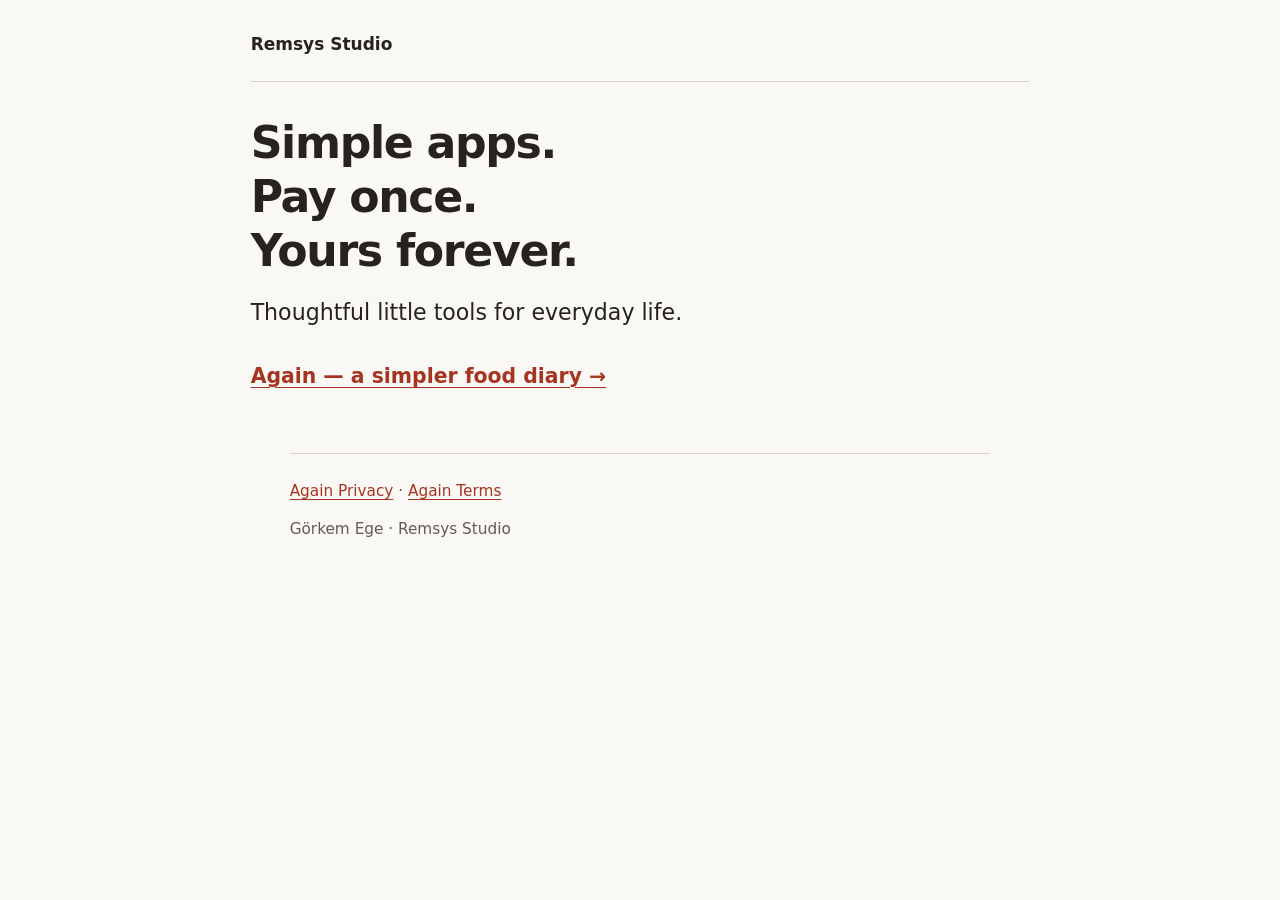
<file: index.html>
<!doctype html>
<html lang="en">
<head><meta charset="utf-8"><meta name="viewport" content="width=device-width, initial-scale=1"><meta name="color-scheme" content="light dark"><title>Remsys Studio · Remsys Studio</title><link rel="stylesheet" href="/styles.css"></head>
<body><header><a class="brand" href="/">Remsys Studio</a></header><main id="main"><h1>Simple apps.<br>Pay once.<br>Yours forever.</h1><p class="intro">Thoughtful little tools for everyday life.</p><a class="app-link" href="/again/">Again — a simpler food diary →</a></main><footer><a href="/again/privacy/">Again Privacy</a> · <a href="/again/terms/">Again Terms</a><p>Görkem Ege · Remsys Studio</p></footer></body>
</html>
</file>
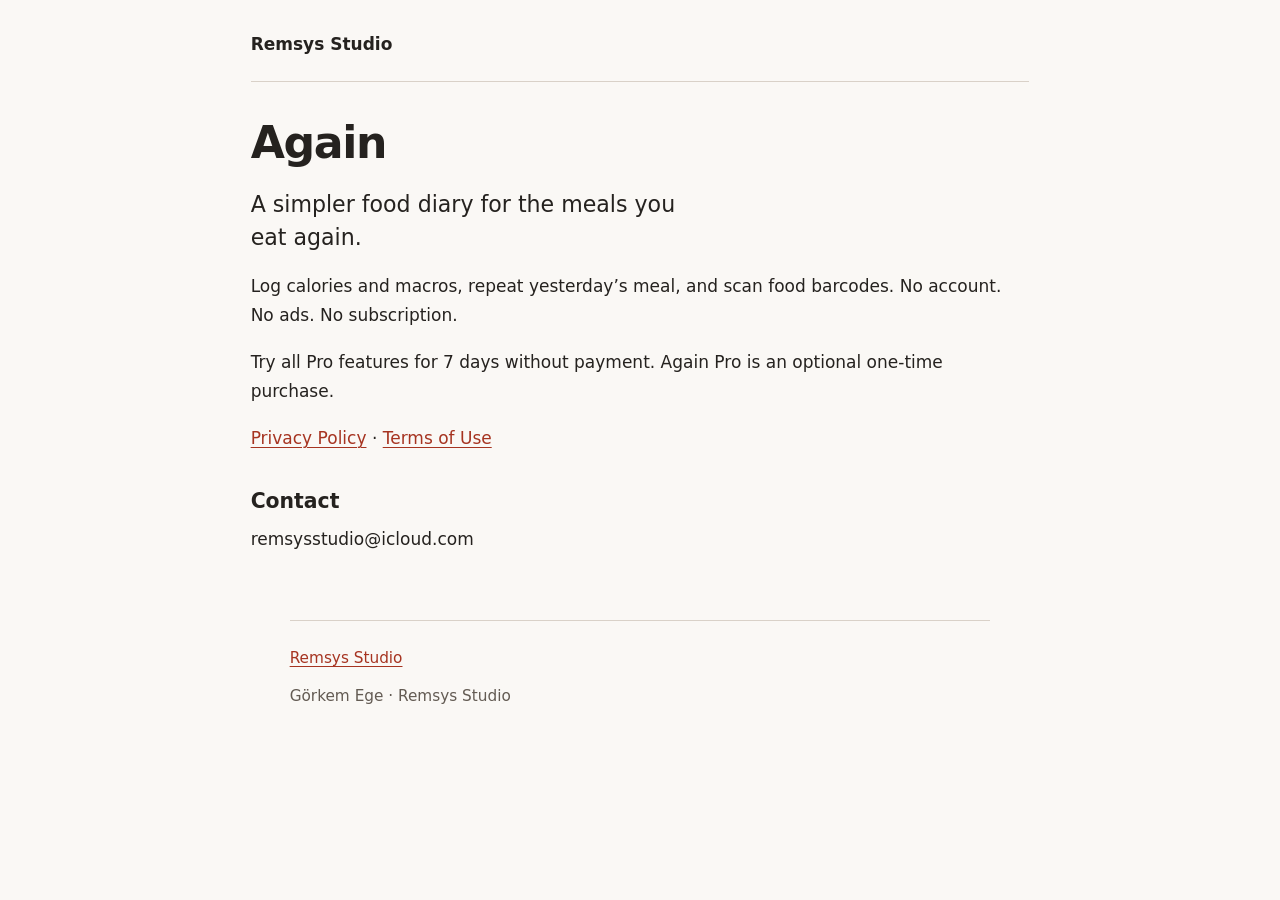
<file: again/index.html>
<!doctype html>
<html lang="en">
<head><meta charset="utf-8"><meta name="viewport" content="width=device-width, initial-scale=1"><meta name="color-scheme" content="light dark"><title>Again · Remsys Studio</title><link rel="stylesheet" href="/styles.css"></head>
<body><header><a class="brand" href="/">Remsys Studio</a></header><main id="main"><h1>Again</h1><p class="intro">A simpler food diary for the meals you eat again.</p><p>Log calories and macros, repeat yesterday’s meal, and scan food barcodes. No account. No ads. No subscription.</p><p>Try all Pro features for 7 days without payment. Again Pro is an optional one-time purchase.</p><p><a href="/again/privacy/">Privacy Policy</a> · <a href="/again/terms/">Terms of Use</a></p><section><h2>Contact</h2><p>remsysstudio@icloud.com</p></section></main><footer><a href="/">Remsys Studio</a><p>Görkem Ege · Remsys Studio</p></footer></body>
</html>
</file>
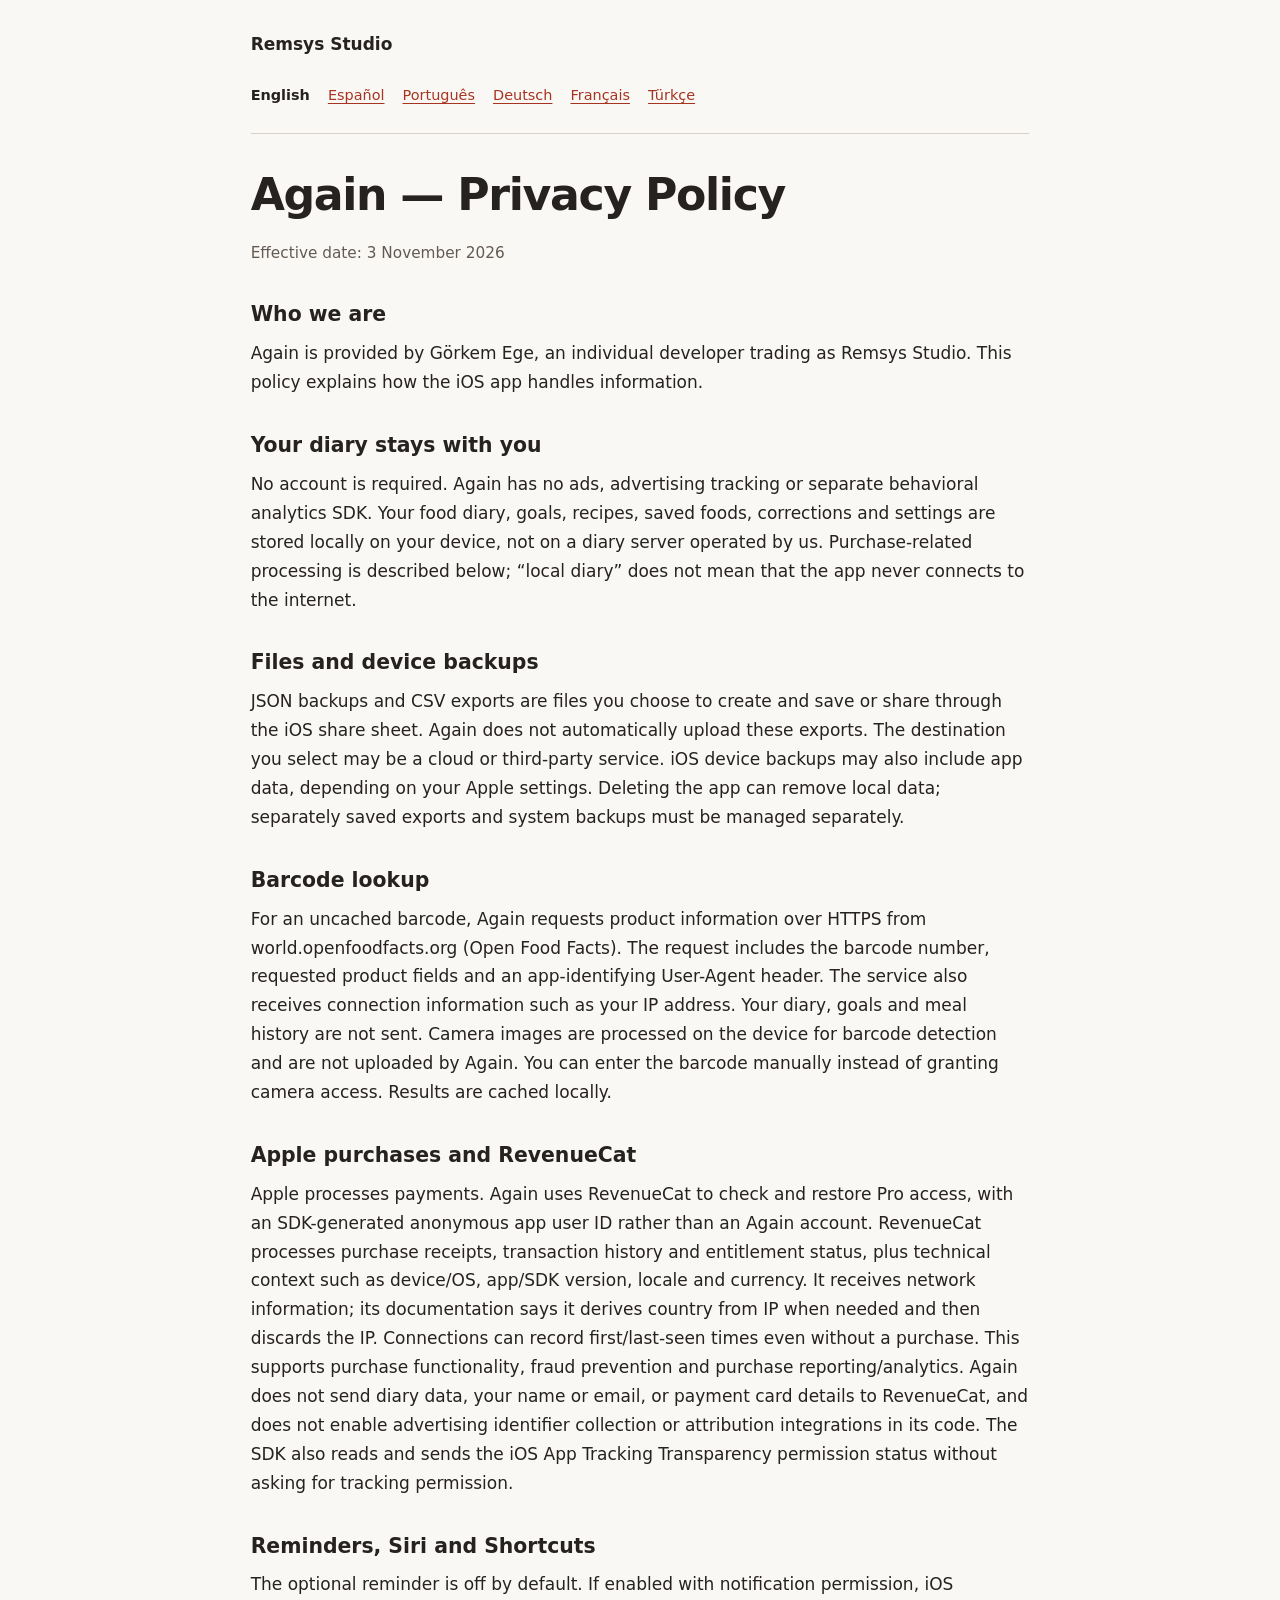
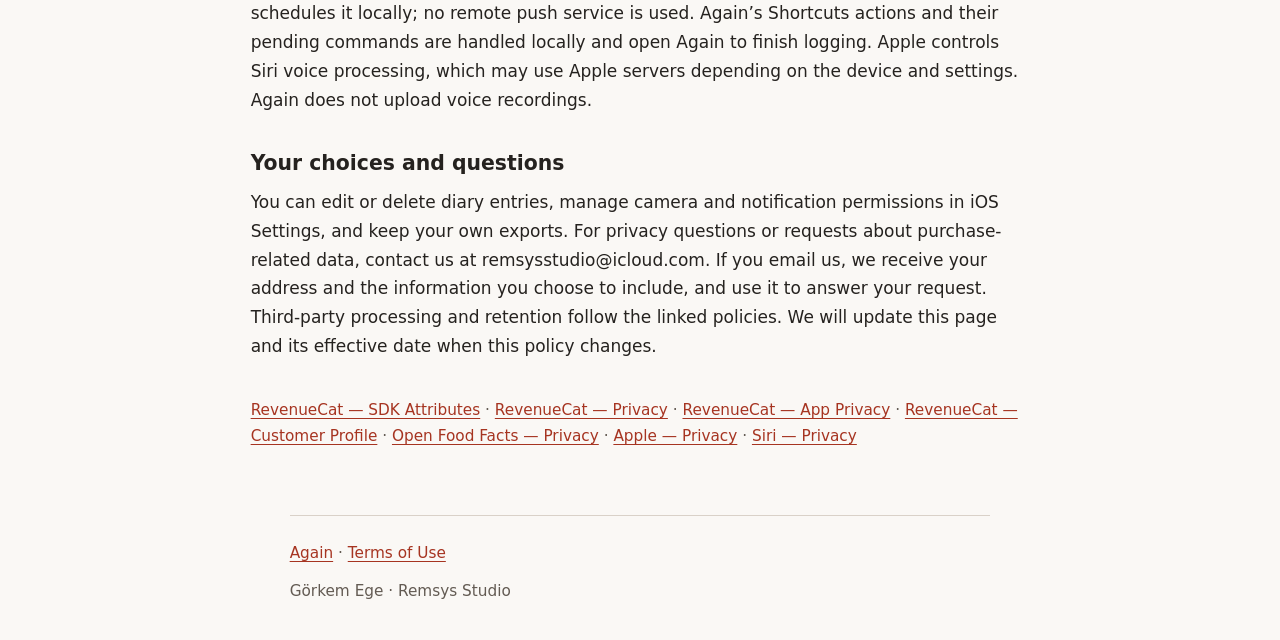
<file: again/privacy/index.html>
<!doctype html>
<html lang="en">
<head><meta charset="utf-8"><meta name="viewport" content="width=device-width, initial-scale=1"><meta name="color-scheme" content="light dark"><title>Privacy Policy · Remsys Studio</title><link rel="stylesheet" href="/styles.css"></head>
<body><header><a class="brand" href="/">Remsys Studio</a><nav aria-label="Language"><a href="/again/privacy/" lang="en" hreflang="en" aria-current="page">English</a><a href="/again/privacy/es/" lang="es" hreflang="es">Español</a><a href="/again/privacy/pt/" lang="pt" hreflang="pt">Português</a><a href="/again/privacy/de/" lang="de" hreflang="de">Deutsch</a><a href="/again/privacy/fr/" lang="fr" hreflang="fr">Français</a><a href="/again/privacy/tr/" lang="tr" hreflang="tr">Türkçe</a></nav></header><main id="main"><h1>Again — Privacy Policy</h1><p class="date">Effective date: 3 November 2026</p><section><h2>Who we are</h2><p>Again is provided by Görkem Ege, an individual developer trading as Remsys Studio. This policy explains how the iOS app handles information.</p></section><section><h2>Your diary stays with you</h2><p>No account is required. Again has no ads, advertising tracking or separate behavioral analytics SDK. Your food diary, goals, recipes, saved foods, corrections and settings are stored locally on your device, not on a diary server operated by us. Purchase-related processing is described below; “local diary” does not mean that the app never connects to the internet.</p></section><section><h2>Files and device backups</h2><p>JSON backups and CSV exports are files you choose to create and save or share through the iOS share sheet. Again does not automatically upload these exports. The destination you select may be a cloud or third-party service. iOS device backups may also include app data, depending on your Apple settings. Deleting the app can remove local data; separately saved exports and system backups must be managed separately.</p></section><section><h2>Barcode lookup</h2><p>For an uncached barcode, Again requests product information over HTTPS from world.openfoodfacts.org (Open Food Facts). The request includes the barcode number, requested product fields and an app-identifying User-Agent header. The service also receives connection information such as your IP address. Your diary, goals and meal history are not sent. Camera images are processed on the device for barcode detection and are not uploaded by Again. You can enter the barcode manually instead of granting camera access. Results are cached locally.</p></section><section><h2>Apple purchases and RevenueCat</h2><p>Apple processes payments. Again uses RevenueCat to check and restore Pro access, with an SDK-generated anonymous app user ID rather than an Again account. RevenueCat processes purchase receipts, transaction history and entitlement status, plus technical context such as device/OS, app/SDK version, locale and currency. It receives network information; its documentation says it derives country from IP when needed and then discards the IP. Connections can record first/last-seen times even without a purchase. This supports purchase functionality, fraud prevention and purchase reporting/analytics. Again does not send diary data, your name or email, or payment card details to RevenueCat, and does not enable advertising identifier collection or attribution integrations in its code. The SDK also reads and sends the iOS App Tracking Transparency permission status without asking for tracking permission.</p></section><section><h2>Reminders, Siri and Shortcuts</h2><p>The optional reminder is off by default. If enabled with notification permission, iOS schedules it locally; no remote push service is used. Again’s Shortcuts actions and their pending commands are handled locally and open Again to finish logging. Apple controls Siri voice processing, which may use Apple servers depending on the device and settings. Again does not upload voice recordings.</p></section><section><h2>Your choices and questions</h2><p>You can edit or delete diary entries, manage camera and notification permissions in iOS Settings, and keep your own exports. For privacy questions or requests about purchase-related data, contact us at remsysstudio@icloud.com. If you email us, we receive your address and the information you choose to include, and use it to answer your request. Third-party processing and retention follow the linked policies. We will update this page and its effective date when this policy changes.</p></section><p class="sources"><a href="https://www.revenuecat.com/docs/customers/customer-attributes">RevenueCat — SDK Attributes</a> · <a href="https://www.revenuecat.com/privacy-policy">RevenueCat — Privacy</a> · <a href="https://www.revenuecat.com/docs/platform-resources/apple-platform-resources/apple-app-privacy">RevenueCat — App Privacy</a> · <a href="https://www.revenuecat.com/docs/dashboard-and-metrics/customer-profile">RevenueCat — Customer Profile</a> · <a href="https://world.openfoodfacts.org/privacy">Open Food Facts — Privacy</a> · <a href="https://www.apple.com/legal/privacy/">Apple — Privacy</a> · <a href="https://www.apple.com/legal/privacy/data/en/ask-siri-dictation/">Siri — Privacy</a></p></main><footer><a href="/again/">Again</a> · <a href="/again/terms/">Terms of Use</a><p>Görkem Ege · Remsys Studio</p></footer></body>
</html>
</file>
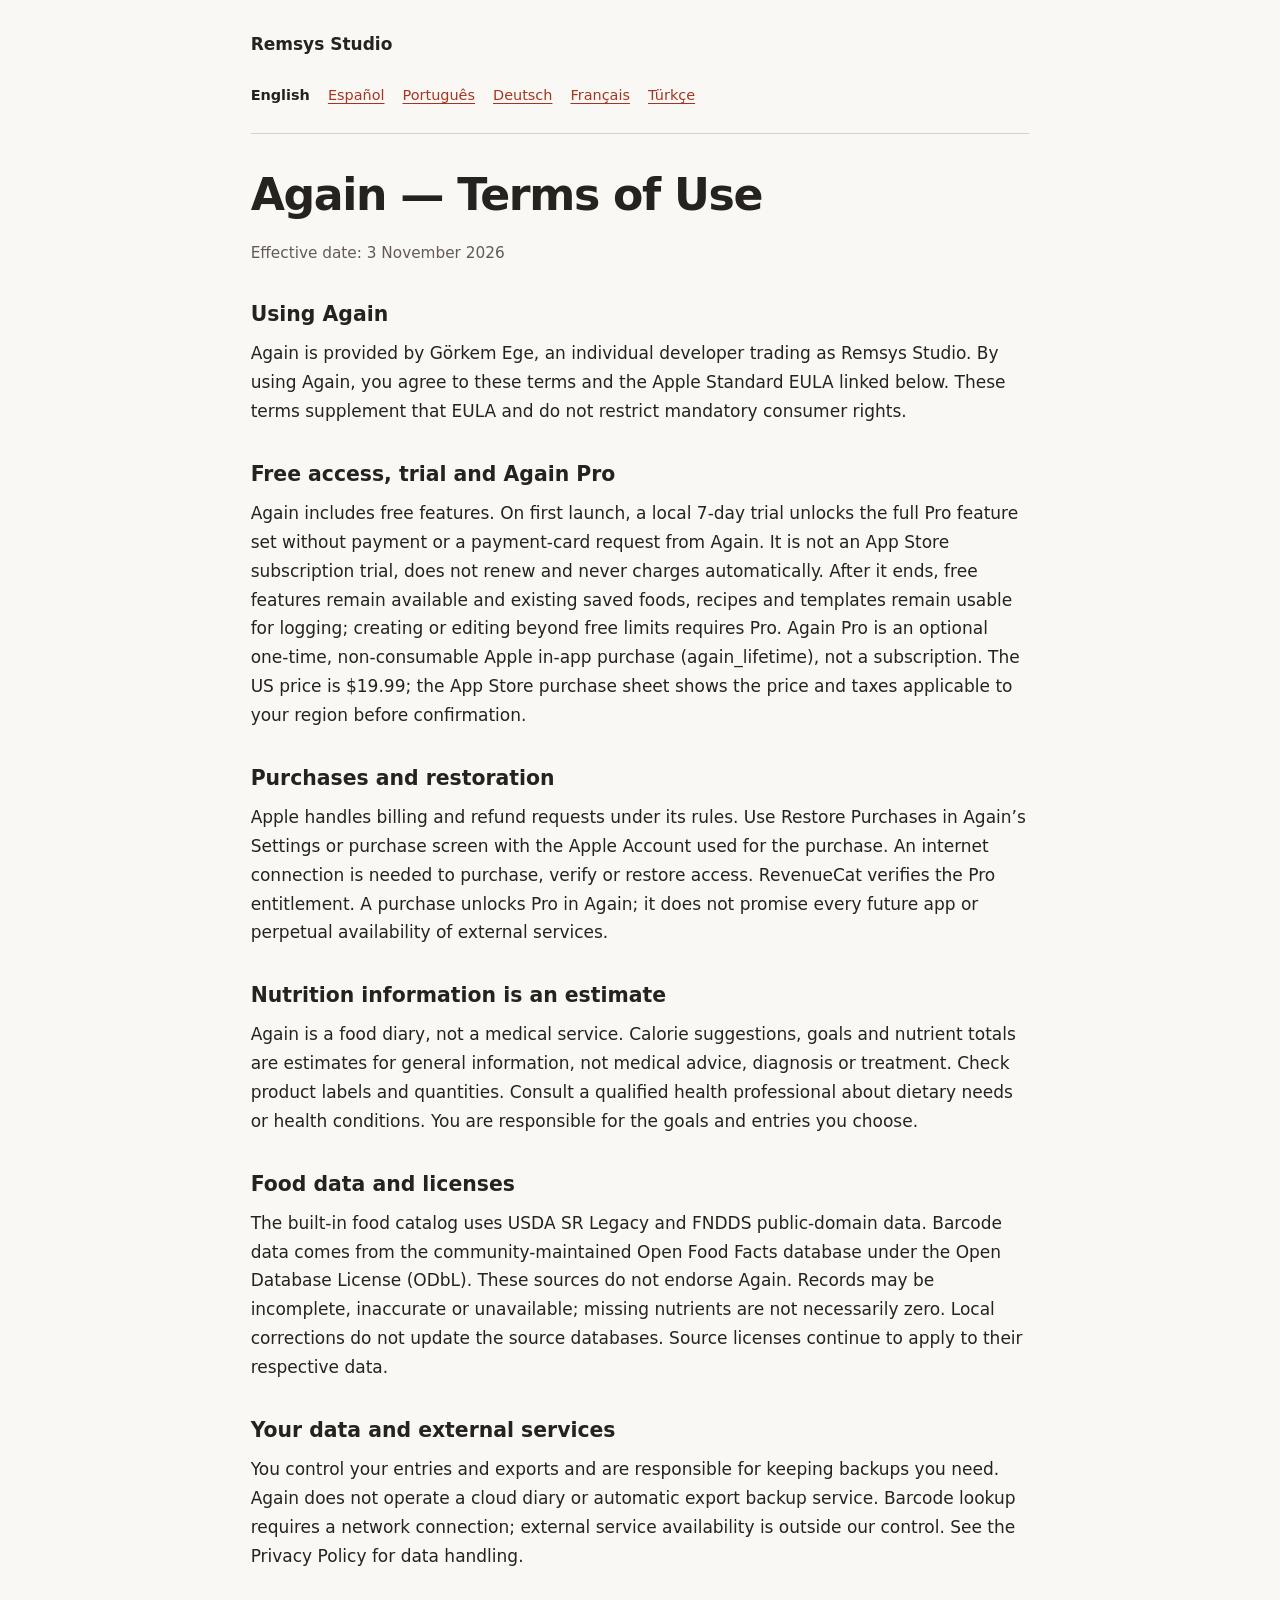
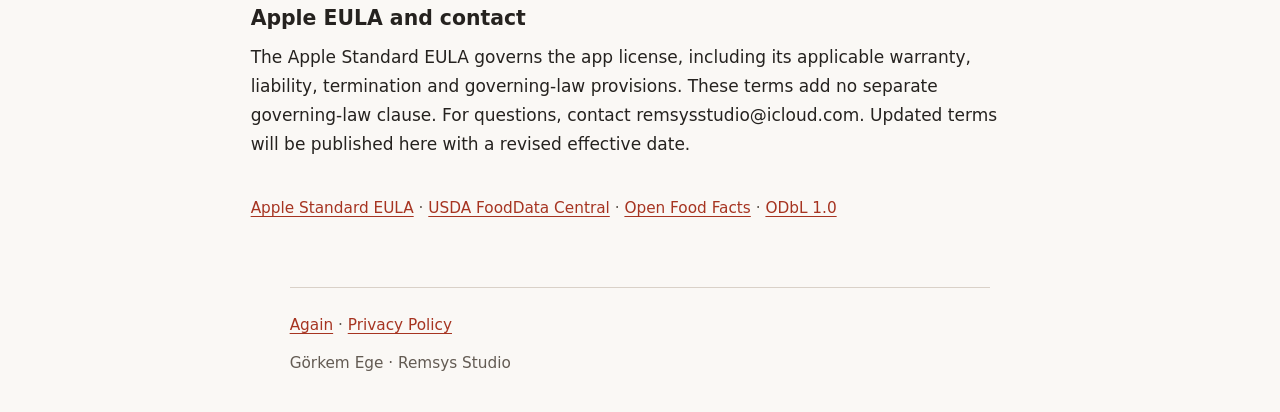
<file: again/terms/index.html>
<!doctype html>
<html lang="en">
<head><meta charset="utf-8"><meta name="viewport" content="width=device-width, initial-scale=1"><meta name="color-scheme" content="light dark"><title>Terms of Use · Remsys Studio</title><link rel="stylesheet" href="/styles.css"></head>
<body><header><a class="brand" href="/">Remsys Studio</a><nav aria-label="Language"><a href="/again/terms/" lang="en" hreflang="en" aria-current="page">English</a><a href="/again/terms/es/" lang="es" hreflang="es">Español</a><a href="/again/terms/pt/" lang="pt" hreflang="pt">Português</a><a href="/again/terms/de/" lang="de" hreflang="de">Deutsch</a><a href="/again/terms/fr/" lang="fr" hreflang="fr">Français</a><a href="/again/terms/tr/" lang="tr" hreflang="tr">Türkçe</a></nav></header><main id="main"><h1>Again — Terms of Use</h1><p class="date">Effective date: 3 November 2026</p><section><h2>Using Again</h2><p>Again is provided by Görkem Ege, an individual developer trading as Remsys Studio. By using Again, you agree to these terms and the Apple Standard EULA linked below. These terms supplement that EULA and do not restrict mandatory consumer rights.</p></section><section><h2>Free access, trial and Again Pro</h2><p>Again includes free features. On first launch, a local 7-day trial unlocks the full Pro feature set without payment or a payment-card request from Again. It is not an App Store subscription trial, does not renew and never charges automatically. After it ends, free features remain available and existing saved foods, recipes and templates remain usable for logging; creating or editing beyond free limits requires Pro. Again Pro is an optional one-time, non-consumable Apple in-app purchase (again_lifetime), not a subscription. The US price is $19.99; the App Store purchase sheet shows the price and taxes applicable to your region before confirmation.</p></section><section><h2>Purchases and restoration</h2><p>Apple handles billing and refund requests under its rules. Use Restore Purchases in Again’s Settings or purchase screen with the Apple Account used for the purchase. An internet connection is needed to purchase, verify or restore access. RevenueCat verifies the Pro entitlement. A purchase unlocks Pro in Again; it does not promise every future app or perpetual availability of external services.</p></section><section><h2>Nutrition information is an estimate</h2><p>Again is a food diary, not a medical service. Calorie suggestions, goals and nutrient totals are estimates for general information, not medical advice, diagnosis or treatment. Check product labels and quantities. Consult a qualified health professional about dietary needs or health conditions. You are responsible for the goals and entries you choose.</p></section><section><h2>Food data and licenses</h2><p>The built-in food catalog uses USDA SR Legacy and FNDDS public-domain data. Barcode data comes from the community-maintained Open Food Facts database under the Open Database License (ODbL). These sources do not endorse Again. Records may be incomplete, inaccurate or unavailable; missing nutrients are not necessarily zero. Local corrections do not update the source databases. Source licenses continue to apply to their respective data.</p></section><section><h2>Your data and external services</h2><p>You control your entries and exports and are responsible for keeping backups you need. Again does not operate a cloud diary or automatic export backup service. Barcode lookup requires a network connection; external service availability is outside our control. See the Privacy Policy for data handling.</p></section><section><h2>Apple EULA and contact</h2><p>The Apple Standard EULA governs the app license, including its applicable warranty, liability, termination and governing-law provisions. These terms add no separate governing-law clause. For questions, contact remsysstudio@icloud.com. Updated terms will be published here with a revised effective date.</p></section><p class="sources"><a href="https://www.apple.com/legal/internet-services/itunes/dev/stdeula/">Apple Standard EULA</a> · <a href="https://fdc.nal.usda.gov/">USDA FoodData Central</a> · <a href="https://world.openfoodfacts.org/">Open Food Facts</a> · <a href="https://opendatacommons.org/licenses/odbl/1-0/">ODbL 1.0</a></p></main><footer><a href="/again/">Again</a> · <a href="/again/privacy/">Privacy Policy</a><p>Görkem Ege · Remsys Studio</p></footer></body>
</html>
</file>
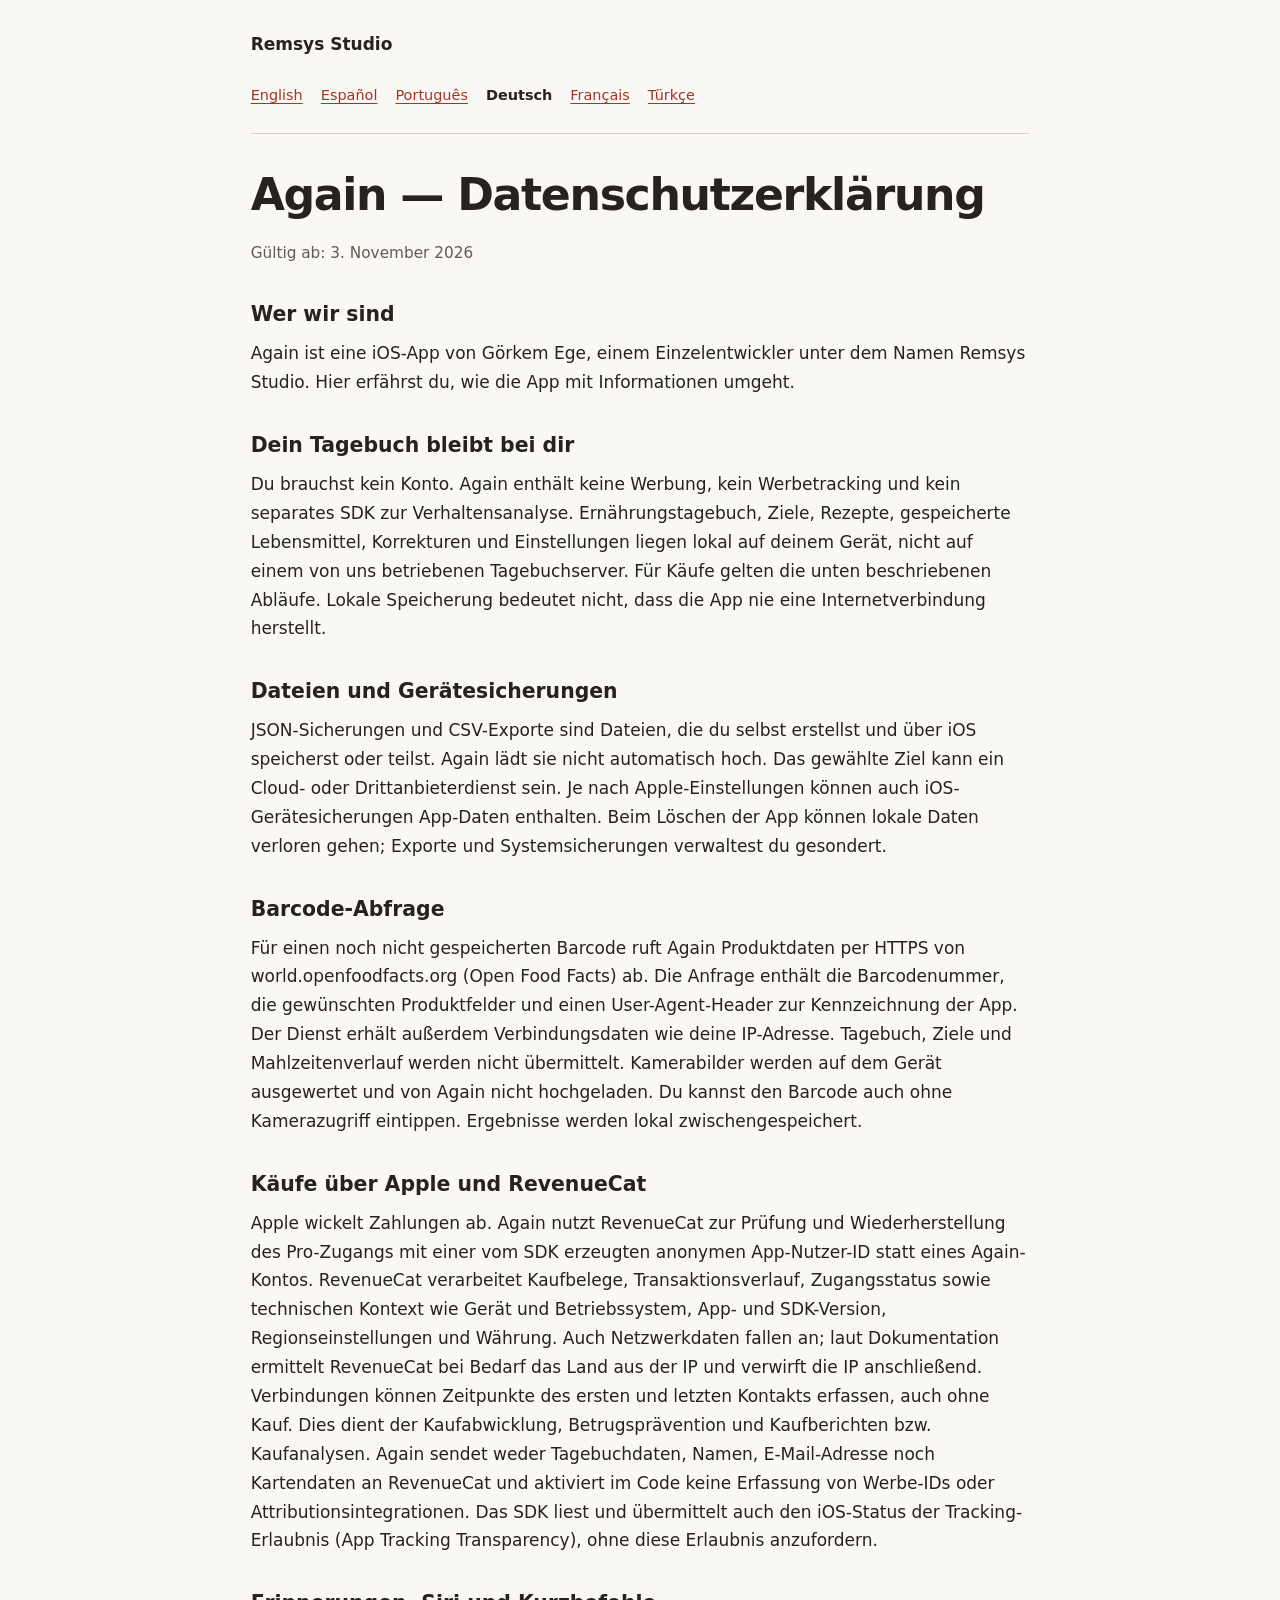
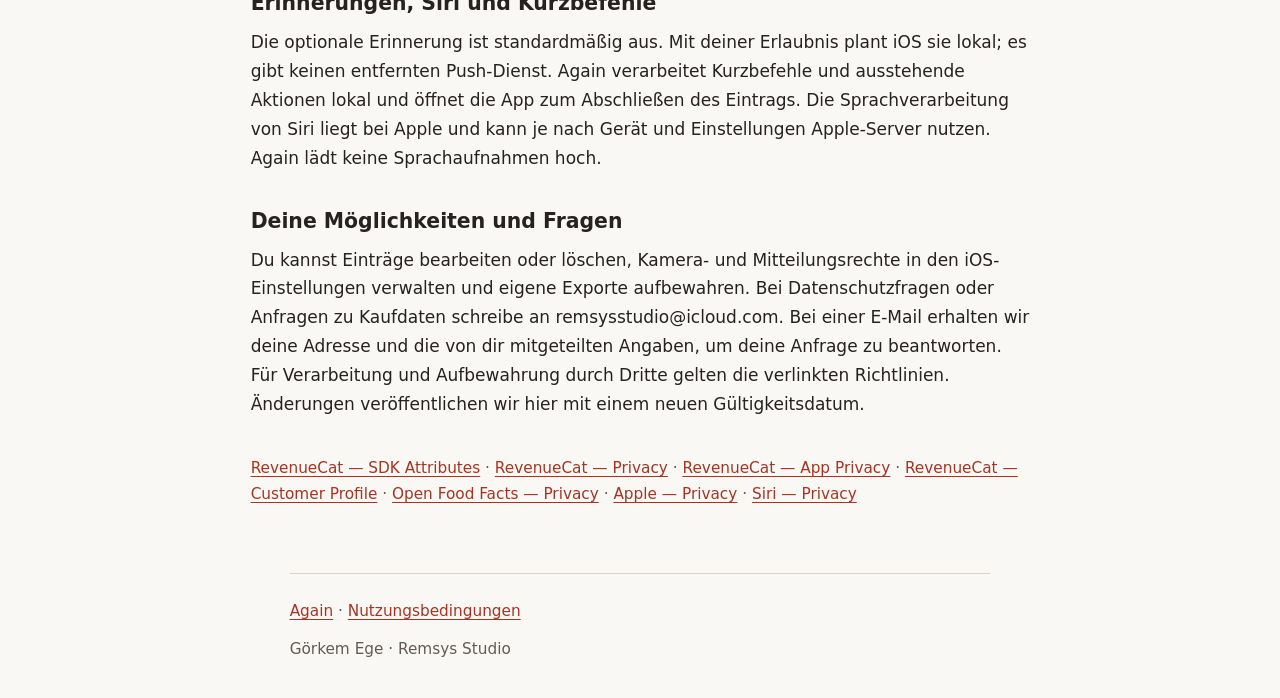
<file: again/privacy/de/index.html>
<!doctype html>
<html lang="de">
<head><meta charset="utf-8"><meta name="viewport" content="width=device-width, initial-scale=1"><meta name="color-scheme" content="light dark"><title>Datenschutzerklärung · Remsys Studio</title><link rel="stylesheet" href="/styles.css"></head>
<body><header><a class="brand" href="/">Remsys Studio</a><nav aria-label="Sprache"><a href="/again/privacy/" lang="en" hreflang="en">English</a><a href="/again/privacy/es/" lang="es" hreflang="es">Español</a><a href="/again/privacy/pt/" lang="pt" hreflang="pt">Português</a><a href="/again/privacy/de/" lang="de" hreflang="de" aria-current="page">Deutsch</a><a href="/again/privacy/fr/" lang="fr" hreflang="fr">Français</a><a href="/again/privacy/tr/" lang="tr" hreflang="tr">Türkçe</a></nav></header><main id="main"><h1>Again — Datenschutzerklärung</h1><p class="date">Gültig ab: 3. November 2026</p><section><h2>Wer wir sind</h2><p>Again ist eine iOS-App von Görkem Ege, einem Einzelentwickler unter dem Namen Remsys Studio. Hier erfährst du, wie die App mit Informationen umgeht.</p></section><section><h2>Dein Tagebuch bleibt bei dir</h2><p>Du brauchst kein Konto. Again enthält keine Werbung, kein Werbetracking und kein separates SDK zur Verhaltensanalyse. Ernährungstagebuch, Ziele, Rezepte, gespeicherte Lebensmittel, Korrekturen und Einstellungen liegen lokal auf deinem Gerät, nicht auf einem von uns betriebenen Tagebuchserver. Für Käufe gelten die unten beschriebenen Abläufe. Lokale Speicherung bedeutet nicht, dass die App nie eine Internetverbindung herstellt.</p></section><section><h2>Dateien und Gerätesicherungen</h2><p>JSON-Sicherungen und CSV-Exporte sind Dateien, die du selbst erstellst und über iOS speicherst oder teilst. Again lädt sie nicht automatisch hoch. Das gewählte Ziel kann ein Cloud- oder Drittanbieterdienst sein. Je nach Apple-Einstellungen können auch iOS-Gerätesicherungen App-Daten enthalten. Beim Löschen der App können lokale Daten verloren gehen; Exporte und Systemsicherungen verwaltest du gesondert.</p></section><section><h2>Barcode-Abfrage</h2><p>Für einen noch nicht gespeicherten Barcode ruft Again Produktdaten per HTTPS von world.openfoodfacts.org (Open Food Facts) ab. Die Anfrage enthält die Barcodenummer, die gewünschten Produktfelder und einen User-Agent-Header zur Kennzeichnung der App. Der Dienst erhält außerdem Verbindungsdaten wie deine IP-Adresse. Tagebuch, Ziele und Mahlzeitenverlauf werden nicht übermittelt. Kamerabilder werden auf dem Gerät ausgewertet und von Again nicht hochgeladen. Du kannst den Barcode auch ohne Kamerazugriff eintippen. Ergebnisse werden lokal zwischengespeichert.</p></section><section><h2>Käufe über Apple und RevenueCat</h2><p>Apple wickelt Zahlungen ab. Again nutzt RevenueCat zur Prüfung und Wiederherstellung des Pro-Zugangs mit einer vom SDK erzeugten anonymen App-Nutzer-ID statt eines Again-Kontos. RevenueCat verarbeitet Kaufbelege, Transaktionsverlauf, Zugangsstatus sowie technischen Kontext wie Gerät und Betriebssystem, App- und SDK-Version, Regionseinstellungen und Währung. Auch Netzwerkdaten fallen an; laut Dokumentation ermittelt RevenueCat bei Bedarf das Land aus der IP und verwirft die IP anschließend. Verbindungen können Zeitpunkte des ersten und letzten Kontakts erfassen, auch ohne Kauf. Dies dient der Kaufabwicklung, Betrugsprävention und Kaufberichten bzw. Kaufanalysen. Again sendet weder Tagebuchdaten, Namen, E-Mail-Adresse noch Kartendaten an RevenueCat und aktiviert im Code keine Erfassung von Werbe-IDs oder Attributionsintegrationen. Das SDK liest und übermittelt auch den iOS-Status der Tracking-Erlaubnis (App Tracking Transparency), ohne diese Erlaubnis anzufordern.</p></section><section><h2>Erinnerungen, Siri und Kurzbefehle</h2><p>Die optionale Erinnerung ist standardmäßig aus. Mit deiner Erlaubnis plant iOS sie lokal; es gibt keinen entfernten Push-Dienst. Again verarbeitet Kurzbefehle und ausstehende Aktionen lokal und öffnet die App zum Abschließen des Eintrags. Die Sprachverarbeitung von Siri liegt bei Apple und kann je nach Gerät und Einstellungen Apple-Server nutzen. Again lädt keine Sprachaufnahmen hoch.</p></section><section><h2>Deine Möglichkeiten und Fragen</h2><p>Du kannst Einträge bearbeiten oder löschen, Kamera- und Mitteilungsrechte in den iOS-Einstellungen verwalten und eigene Exporte aufbewahren. Bei Datenschutzfragen oder Anfragen zu Kaufdaten schreibe an remsysstudio@icloud.com. Bei einer E-Mail erhalten wir deine Adresse und die von dir mitgeteilten Angaben, um deine Anfrage zu beantworten. Für Verarbeitung und Aufbewahrung durch Dritte gelten die verlinkten Richtlinien. Änderungen veröffentlichen wir hier mit einem neuen Gültigkeitsdatum.</p></section><p class="sources"><a href="https://www.revenuecat.com/docs/customers/customer-attributes">RevenueCat — SDK Attributes</a> · <a href="https://www.revenuecat.com/privacy-policy">RevenueCat — Privacy</a> · <a href="https://www.revenuecat.com/docs/platform-resources/apple-platform-resources/apple-app-privacy">RevenueCat — App Privacy</a> · <a href="https://www.revenuecat.com/docs/dashboard-and-metrics/customer-profile">RevenueCat — Customer Profile</a> · <a href="https://world.openfoodfacts.org/privacy">Open Food Facts — Privacy</a> · <a href="https://www.apple.com/legal/privacy/">Apple — Privacy</a> · <a href="https://www.apple.com/legal/privacy/data/en/ask-siri-dictation/">Siri — Privacy</a></p></main><footer><a href="/again/">Again</a> · <a href="/again/terms/de/">Nutzungsbedingungen</a><p>Görkem Ege · Remsys Studio</p></footer></body>
</html>
</file>
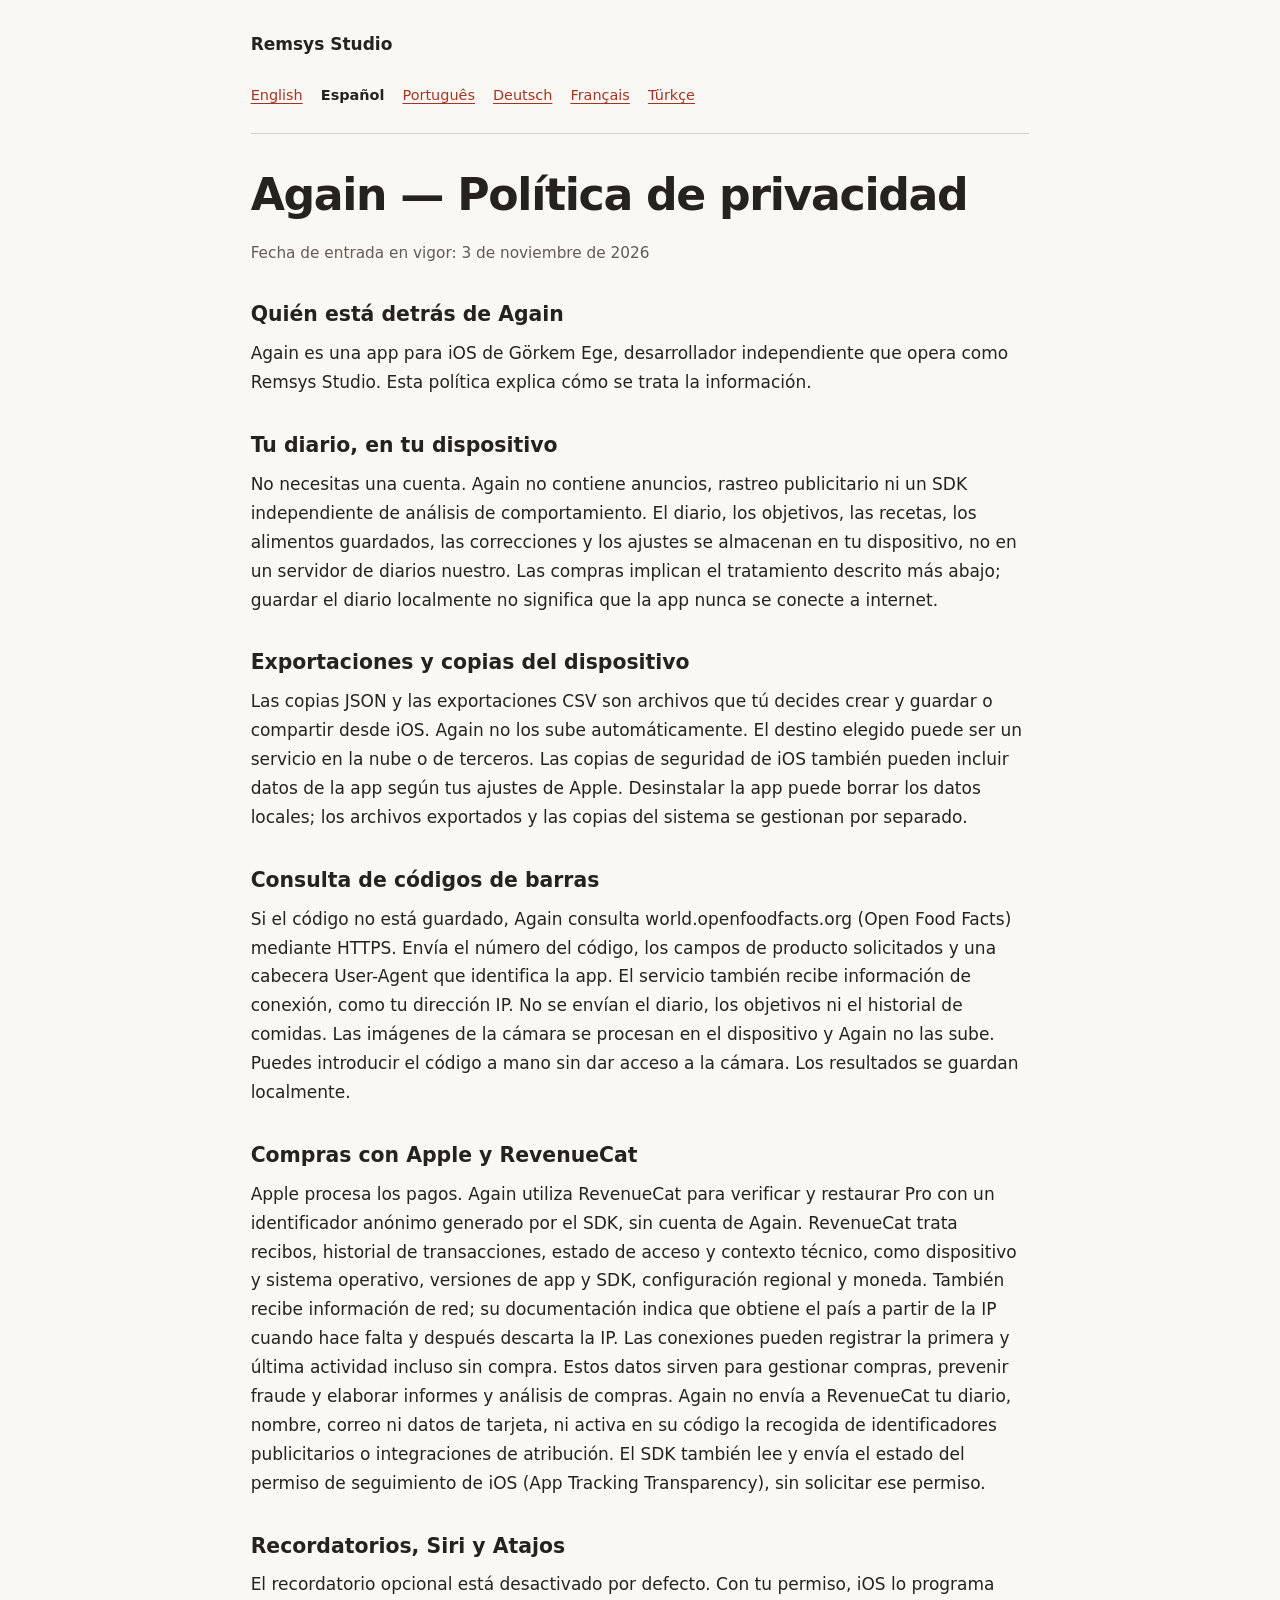
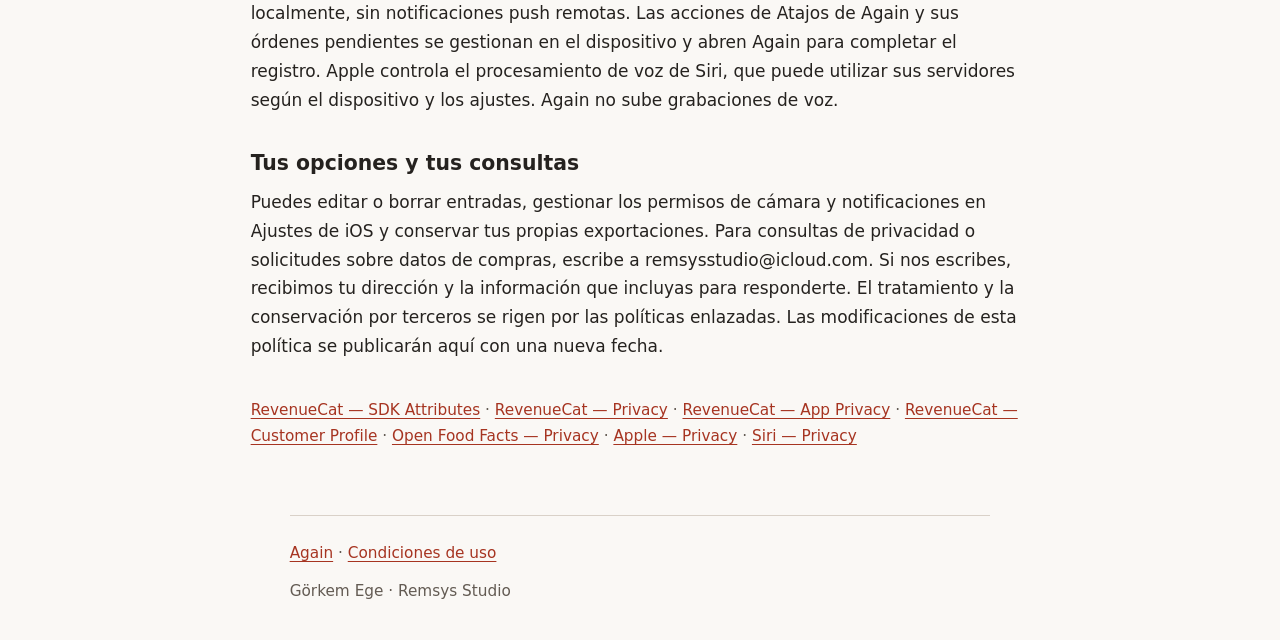
<file: again/privacy/es/index.html>
<!doctype html>
<html lang="es">
<head><meta charset="utf-8"><meta name="viewport" content="width=device-width, initial-scale=1"><meta name="color-scheme" content="light dark"><title>Política de privacidad · Remsys Studio</title><link rel="stylesheet" href="/styles.css"></head>
<body><header><a class="brand" href="/">Remsys Studio</a><nav aria-label="Idioma"><a href="/again/privacy/" lang="en" hreflang="en">English</a><a href="/again/privacy/es/" lang="es" hreflang="es" aria-current="page">Español</a><a href="/again/privacy/pt/" lang="pt" hreflang="pt">Português</a><a href="/again/privacy/de/" lang="de" hreflang="de">Deutsch</a><a href="/again/privacy/fr/" lang="fr" hreflang="fr">Français</a><a href="/again/privacy/tr/" lang="tr" hreflang="tr">Türkçe</a></nav></header><main id="main"><h1>Again — Política de privacidad</h1><p class="date">Fecha de entrada en vigor: 3 de noviembre de 2026</p><section><h2>Quién está detrás de Again</h2><p>Again es una app para iOS de Görkem Ege, desarrollador independiente que opera como Remsys Studio. Esta política explica cómo se trata la información.</p></section><section><h2>Tu diario, en tu dispositivo</h2><p>No necesitas una cuenta. Again no contiene anuncios, rastreo publicitario ni un SDK independiente de análisis de comportamiento. El diario, los objetivos, las recetas, los alimentos guardados, las correcciones y los ajustes se almacenan en tu dispositivo, no en un servidor de diarios nuestro. Las compras implican el tratamiento descrito más abajo; guardar el diario localmente no significa que la app nunca se conecte a internet.</p></section><section><h2>Exportaciones y copias del dispositivo</h2><p>Las copias JSON y las exportaciones CSV son archivos que tú decides crear y guardar o compartir desde iOS. Again no los sube automáticamente. El destino elegido puede ser un servicio en la nube o de terceros. Las copias de seguridad de iOS también pueden incluir datos de la app según tus ajustes de Apple. Desinstalar la app puede borrar los datos locales; los archivos exportados y las copias del sistema se gestionan por separado.</p></section><section><h2>Consulta de códigos de barras</h2><p>Si el código no está guardado, Again consulta world.openfoodfacts.org (Open Food Facts) mediante HTTPS. Envía el número del código, los campos de producto solicitados y una cabecera User-Agent que identifica la app. El servicio también recibe información de conexión, como tu dirección IP. No se envían el diario, los objetivos ni el historial de comidas. Las imágenes de la cámara se procesan en el dispositivo y Again no las sube. Puedes introducir el código a mano sin dar acceso a la cámara. Los resultados se guardan localmente.</p></section><section><h2>Compras con Apple y RevenueCat</h2><p>Apple procesa los pagos. Again utiliza RevenueCat para verificar y restaurar Pro con un identificador anónimo generado por el SDK, sin cuenta de Again. RevenueCat trata recibos, historial de transacciones, estado de acceso y contexto técnico, como dispositivo y sistema operativo, versiones de app y SDK, configuración regional y moneda. También recibe información de red; su documentación indica que obtiene el país a partir de la IP cuando hace falta y después descarta la IP. Las conexiones pueden registrar la primera y última actividad incluso sin compra. Estos datos sirven para gestionar compras, prevenir fraude y elaborar informes y análisis de compras. Again no envía a RevenueCat tu diario, nombre, correo ni datos de tarjeta, ni activa en su código la recogida de identificadores publicitarios o integraciones de atribución. El SDK también lee y envía el estado del permiso de seguimiento de iOS (App Tracking Transparency), sin solicitar ese permiso.</p></section><section><h2>Recordatorios, Siri y Atajos</h2><p>El recordatorio opcional está desactivado por defecto. Con tu permiso, iOS lo programa localmente, sin notificaciones push remotas. Las acciones de Atajos de Again y sus órdenes pendientes se gestionan en el dispositivo y abren Again para completar el registro. Apple controla el procesamiento de voz de Siri, que puede utilizar sus servidores según el dispositivo y los ajustes. Again no sube grabaciones de voz.</p></section><section><h2>Tus opciones y tus consultas</h2><p>Puedes editar o borrar entradas, gestionar los permisos de cámara y notificaciones en Ajustes de iOS y conservar tus propias exportaciones. Para consultas de privacidad o solicitudes sobre datos de compras, escribe a remsysstudio@icloud.com. Si nos escribes, recibimos tu dirección y la información que incluyas para responderte. El tratamiento y la conservación por terceros se rigen por las políticas enlazadas. Las modificaciones de esta política se publicarán aquí con una nueva fecha.</p></section><p class="sources"><a href="https://www.revenuecat.com/docs/customers/customer-attributes">RevenueCat — SDK Attributes</a> · <a href="https://www.revenuecat.com/privacy-policy">RevenueCat — Privacy</a> · <a href="https://www.revenuecat.com/docs/platform-resources/apple-platform-resources/apple-app-privacy">RevenueCat — App Privacy</a> · <a href="https://www.revenuecat.com/docs/dashboard-and-metrics/customer-profile">RevenueCat — Customer Profile</a> · <a href="https://world.openfoodfacts.org/privacy">Open Food Facts — Privacy</a> · <a href="https://www.apple.com/legal/privacy/">Apple — Privacy</a> · <a href="https://www.apple.com/legal/privacy/data/en/ask-siri-dictation/">Siri — Privacy</a></p></main><footer><a href="/again/">Again</a> · <a href="/again/terms/es/">Condiciones de uso</a><p>Görkem Ege · Remsys Studio</p></footer></body>
</html>
</file>
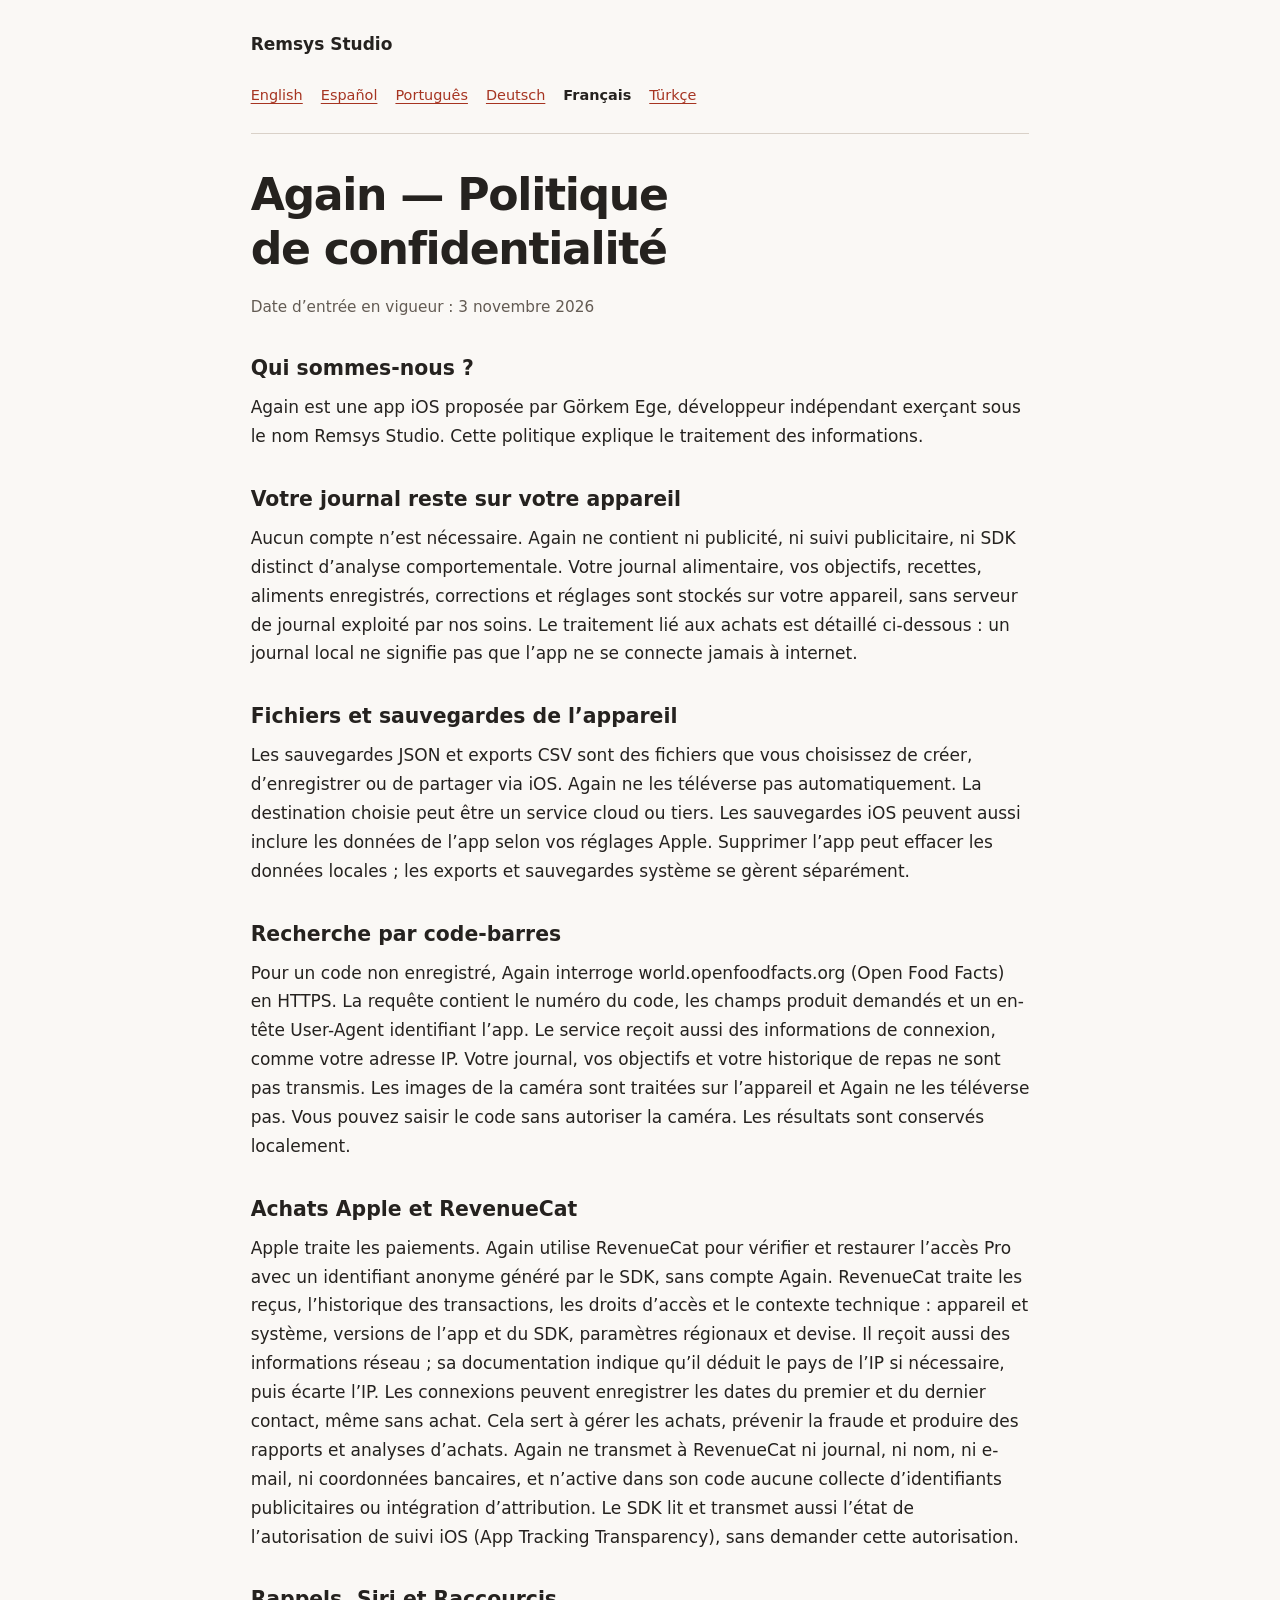
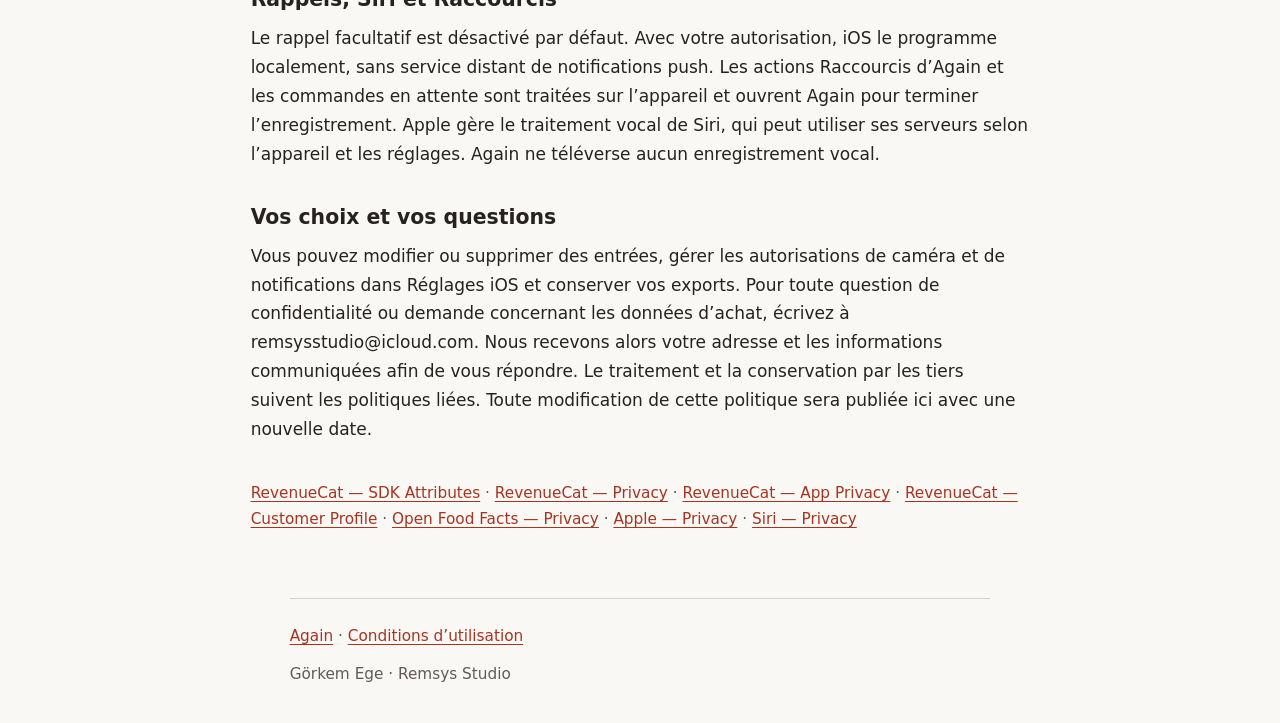
<file: again/privacy/fr/index.html>
<!doctype html>
<html lang="fr">
<head><meta charset="utf-8"><meta name="viewport" content="width=device-width, initial-scale=1"><meta name="color-scheme" content="light dark"><title>Politique de confidentialité · Remsys Studio</title><link rel="stylesheet" href="/styles.css"></head>
<body><header><a class="brand" href="/">Remsys Studio</a><nav aria-label="Langue"><a href="/again/privacy/" lang="en" hreflang="en">English</a><a href="/again/privacy/es/" lang="es" hreflang="es">Español</a><a href="/again/privacy/pt/" lang="pt" hreflang="pt">Português</a><a href="/again/privacy/de/" lang="de" hreflang="de">Deutsch</a><a href="/again/privacy/fr/" lang="fr" hreflang="fr" aria-current="page">Français</a><a href="/again/privacy/tr/" lang="tr" hreflang="tr">Türkçe</a></nav></header><main id="main"><h1>Again — Politique de confidentialité</h1><p class="date">Date d’entrée en vigueur : 3 novembre 2026</p><section><h2>Qui sommes-nous ?</h2><p>Again est une app iOS proposée par Görkem Ege, développeur indépendant exerçant sous le nom Remsys Studio. Cette politique explique le traitement des informations.</p></section><section><h2>Votre journal reste sur votre appareil</h2><p>Aucun compte n’est nécessaire. Again ne contient ni publicité, ni suivi publicitaire, ni SDK distinct d’analyse comportementale. Votre journal alimentaire, vos objectifs, recettes, aliments enregistrés, corrections et réglages sont stockés sur votre appareil, sans serveur de journal exploité par nos soins. Le traitement lié aux achats est détaillé ci-dessous : un journal local ne signifie pas que l’app ne se connecte jamais à internet.</p></section><section><h2>Fichiers et sauvegardes de l’appareil</h2><p>Les sauvegardes JSON et exports CSV sont des fichiers que vous choisissez de créer, d’enregistrer ou de partager via iOS. Again ne les téléverse pas automatiquement. La destination choisie peut être un service cloud ou tiers. Les sauvegardes iOS peuvent aussi inclure les données de l’app selon vos réglages Apple. Supprimer l’app peut effacer les données locales ; les exports et sauvegardes système se gèrent séparément.</p></section><section><h2>Recherche par code-barres</h2><p>Pour un code non enregistré, Again interroge world.openfoodfacts.org (Open Food Facts) en HTTPS. La requête contient le numéro du code, les champs produit demandés et un en-tête User-Agent identifiant l’app. Le service reçoit aussi des informations de connexion, comme votre adresse IP. Votre journal, vos objectifs et votre historique de repas ne sont pas transmis. Les images de la caméra sont traitées sur l’appareil et Again ne les téléverse pas. Vous pouvez saisir le code sans autoriser la caméra. Les résultats sont conservés localement.</p></section><section><h2>Achats Apple et RevenueCat</h2><p>Apple traite les paiements. Again utilise RevenueCat pour vérifier et restaurer l’accès Pro avec un identifiant anonyme généré par le SDK, sans compte Again. RevenueCat traite les reçus, l’historique des transactions, les droits d’accès et le contexte technique : appareil et système, versions de l’app et du SDK, paramètres régionaux et devise. Il reçoit aussi des informations réseau ; sa documentation indique qu’il déduit le pays de l’IP si nécessaire, puis écarte l’IP. Les connexions peuvent enregistrer les dates du premier et du dernier contact, même sans achat. Cela sert à gérer les achats, prévenir la fraude et produire des rapports et analyses d’achats. Again ne transmet à RevenueCat ni journal, ni nom, ni e-mail, ni coordonnées bancaires, et n’active dans son code aucune collecte d’identifiants publicitaires ou intégration d’attribution. Le SDK lit et transmet aussi l’état de l’autorisation de suivi iOS (App Tracking Transparency), sans demander cette autorisation.</p></section><section><h2>Rappels, Siri et Raccourcis</h2><p>Le rappel facultatif est désactivé par défaut. Avec votre autorisation, iOS le programme localement, sans service distant de notifications push. Les actions Raccourcis d’Again et les commandes en attente sont traitées sur l’appareil et ouvrent Again pour terminer l’enregistrement. Apple gère le traitement vocal de Siri, qui peut utiliser ses serveurs selon l’appareil et les réglages. Again ne téléverse aucun enregistrement vocal.</p></section><section><h2>Vos choix et vos questions</h2><p>Vous pouvez modifier ou supprimer des entrées, gérer les autorisations de caméra et de notifications dans Réglages iOS et conserver vos exports. Pour toute question de confidentialité ou demande concernant les données d’achat, écrivez à remsysstudio@icloud.com. Nous recevons alors votre adresse et les informations communiquées afin de vous répondre. Le traitement et la conservation par les tiers suivent les politiques liées. Toute modification de cette politique sera publiée ici avec une nouvelle date.</p></section><p class="sources"><a href="https://www.revenuecat.com/docs/customers/customer-attributes">RevenueCat — SDK Attributes</a> · <a href="https://www.revenuecat.com/privacy-policy">RevenueCat — Privacy</a> · <a href="https://www.revenuecat.com/docs/platform-resources/apple-platform-resources/apple-app-privacy">RevenueCat — App Privacy</a> · <a href="https://www.revenuecat.com/docs/dashboard-and-metrics/customer-profile">RevenueCat — Customer Profile</a> · <a href="https://world.openfoodfacts.org/privacy">Open Food Facts — Privacy</a> · <a href="https://www.apple.com/legal/privacy/">Apple — Privacy</a> · <a href="https://www.apple.com/legal/privacy/data/en/ask-siri-dictation/">Siri — Privacy</a></p></main><footer><a href="/again/">Again</a> · <a href="/again/terms/fr/">Conditions d’utilisation</a><p>Görkem Ege · Remsys Studio</p></footer></body>
</html>
</file>
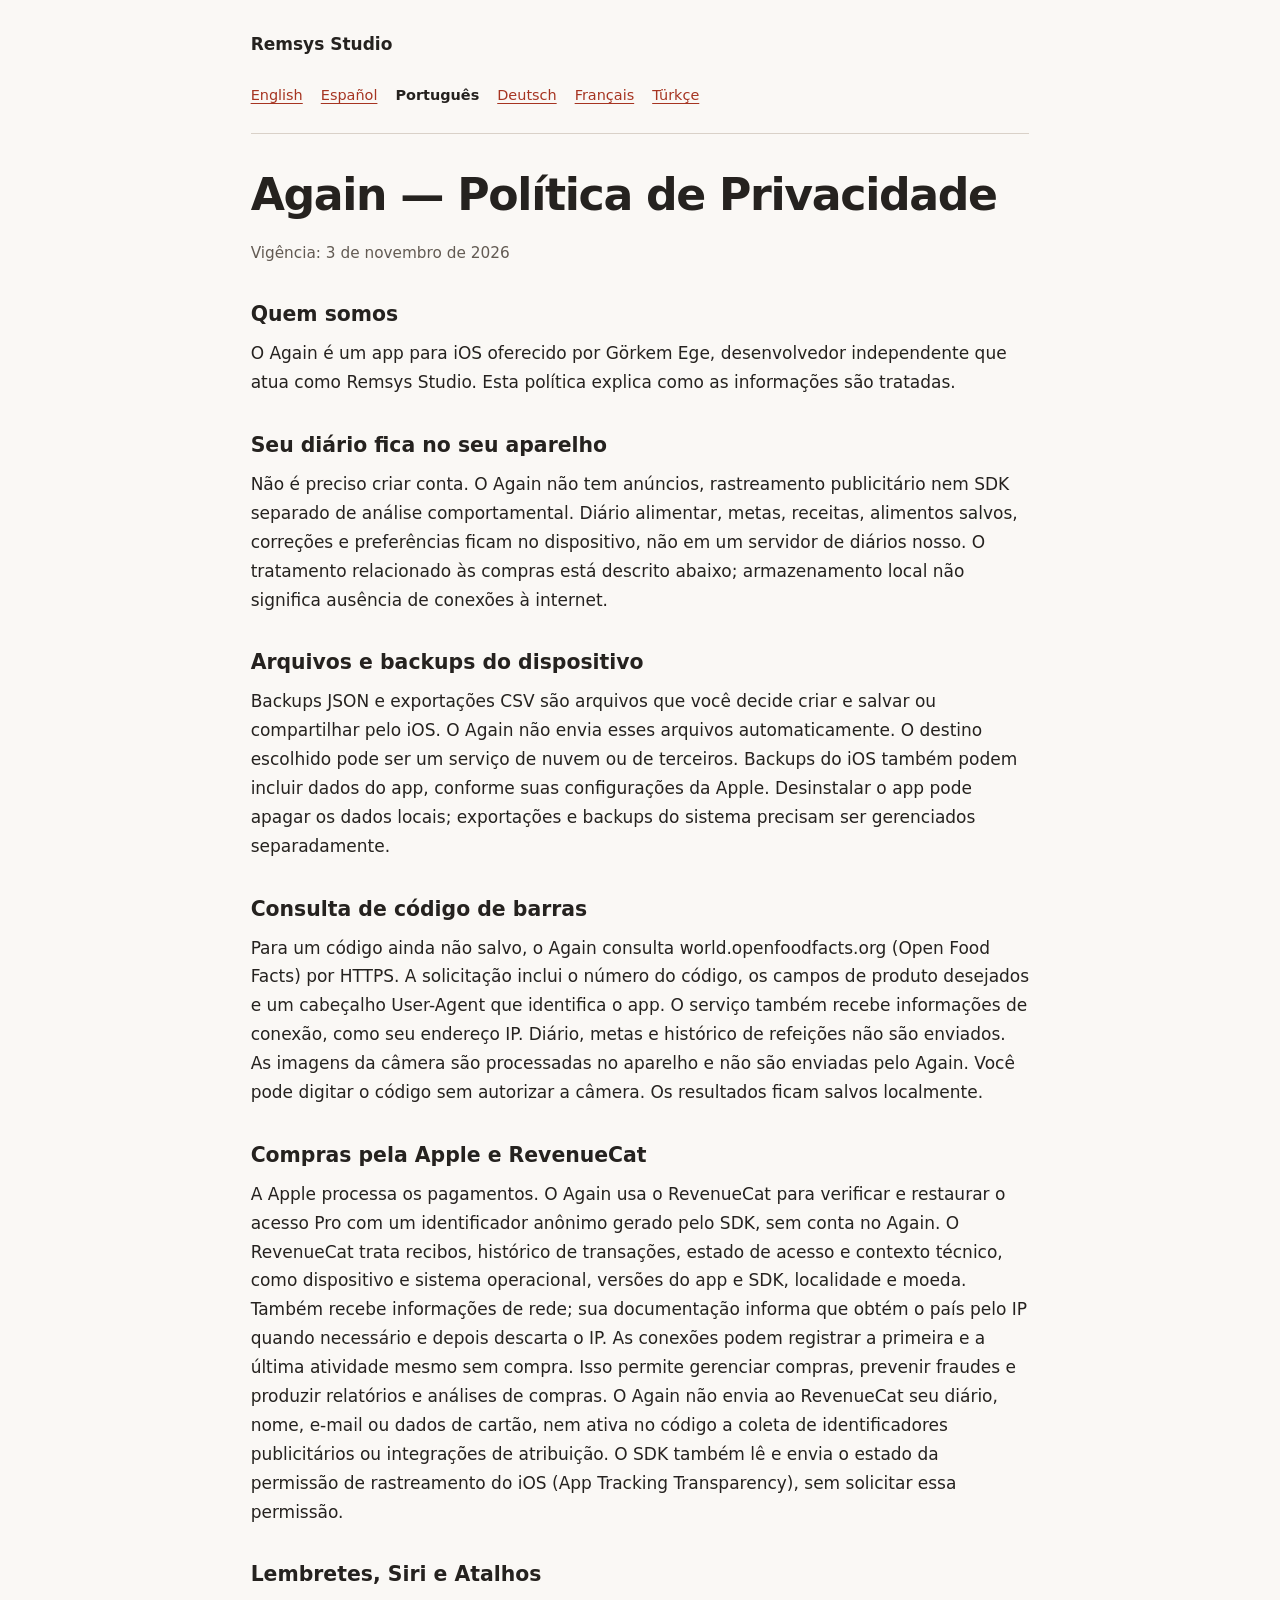
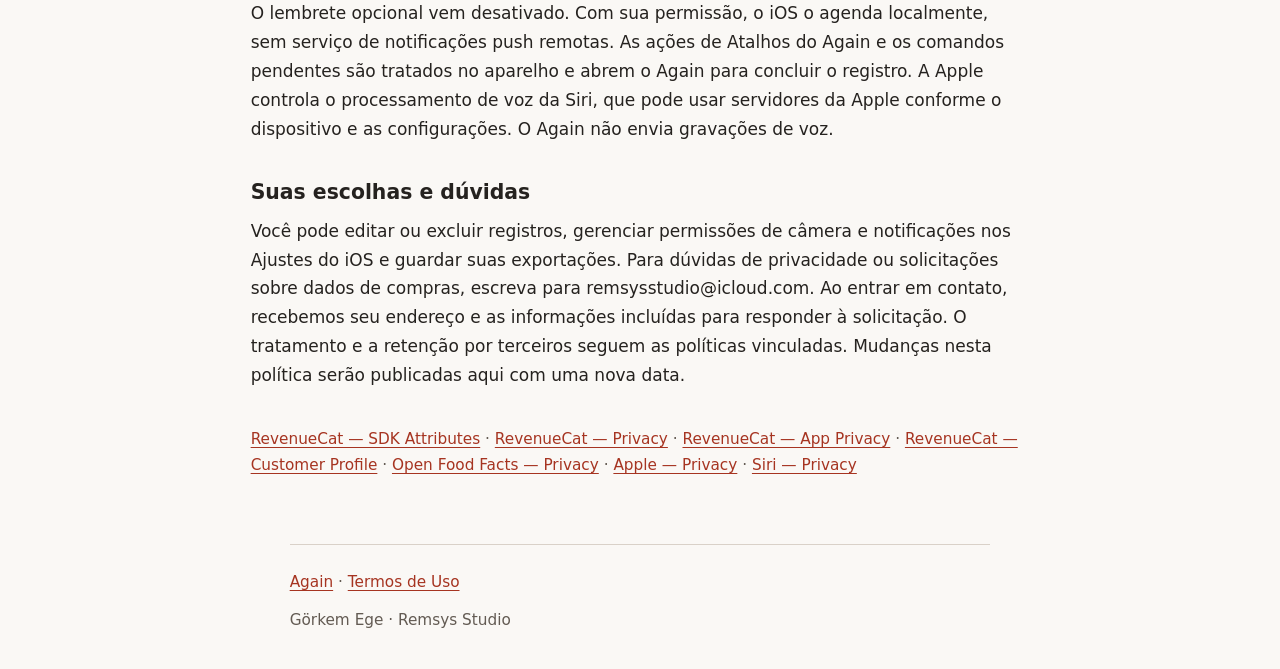
<file: again/privacy/pt/index.html>
<!doctype html>
<html lang="pt-BR">
<head><meta charset="utf-8"><meta name="viewport" content="width=device-width, initial-scale=1"><meta name="color-scheme" content="light dark"><title>Política de Privacidade · Remsys Studio</title><link rel="stylesheet" href="/styles.css"></head>
<body><header><a class="brand" href="/">Remsys Studio</a><nav aria-label="Idioma"><a href="/again/privacy/" lang="en" hreflang="en">English</a><a href="/again/privacy/es/" lang="es" hreflang="es">Español</a><a href="/again/privacy/pt/" lang="pt" hreflang="pt" aria-current="page">Português</a><a href="/again/privacy/de/" lang="de" hreflang="de">Deutsch</a><a href="/again/privacy/fr/" lang="fr" hreflang="fr">Français</a><a href="/again/privacy/tr/" lang="tr" hreflang="tr">Türkçe</a></nav></header><main id="main"><h1>Again — Política de Privacidade</h1><p class="date">Vigência: 3 de novembro de 2026</p><section><h2>Quem somos</h2><p>O Again é um app para iOS oferecido por Görkem Ege, desenvolvedor independente que atua como Remsys Studio. Esta política explica como as informações são tratadas.</p></section><section><h2>Seu diário fica no seu aparelho</h2><p>Não é preciso criar conta. O Again não tem anúncios, rastreamento publicitário nem SDK separado de análise comportamental. Diário alimentar, metas, receitas, alimentos salvos, correções e preferências ficam no dispositivo, não em um servidor de diários nosso. O tratamento relacionado às compras está descrito abaixo; armazenamento local não significa ausência de conexões à internet.</p></section><section><h2>Arquivos e backups do dispositivo</h2><p>Backups JSON e exportações CSV são arquivos que você decide criar e salvar ou compartilhar pelo iOS. O Again não envia esses arquivos automaticamente. O destino escolhido pode ser um serviço de nuvem ou de terceiros. Backups do iOS também podem incluir dados do app, conforme suas configurações da Apple. Desinstalar o app pode apagar os dados locais; exportações e backups do sistema precisam ser gerenciados separadamente.</p></section><section><h2>Consulta de código de barras</h2><p>Para um código ainda não salvo, o Again consulta world.openfoodfacts.org (Open Food Facts) por HTTPS. A solicitação inclui o número do código, os campos de produto desejados e um cabeçalho User-Agent que identifica o app. O serviço também recebe informações de conexão, como seu endereço IP. Diário, metas e histórico de refeições não são enviados. As imagens da câmera são processadas no aparelho e não são enviadas pelo Again. Você pode digitar o código sem autorizar a câmera. Os resultados ficam salvos localmente.</p></section><section><h2>Compras pela Apple e RevenueCat</h2><p>A Apple processa os pagamentos. O Again usa o RevenueCat para verificar e restaurar o acesso Pro com um identificador anônimo gerado pelo SDK, sem conta no Again. O RevenueCat trata recibos, histórico de transações, estado de acesso e contexto técnico, como dispositivo e sistema operacional, versões do app e SDK, localidade e moeda. Também recebe informações de rede; sua documentação informa que obtém o país pelo IP quando necessário e depois descarta o IP. As conexões podem registrar a primeira e a última atividade mesmo sem compra. Isso permite gerenciar compras, prevenir fraudes e produzir relatórios e análises de compras. O Again não envia ao RevenueCat seu diário, nome, e-mail ou dados de cartão, nem ativa no código a coleta de identificadores publicitários ou integrações de atribuição. O SDK também lê e envia o estado da permissão de rastreamento do iOS (App Tracking Transparency), sem solicitar essa permissão.</p></section><section><h2>Lembretes, Siri e Atalhos</h2><p>O lembrete opcional vem desativado. Com sua permissão, o iOS o agenda localmente, sem serviço de notificações push remotas. As ações de Atalhos do Again e os comandos pendentes são tratados no aparelho e abrem o Again para concluir o registro. A Apple controla o processamento de voz da Siri, que pode usar servidores da Apple conforme o dispositivo e as configurações. O Again não envia gravações de voz.</p></section><section><h2>Suas escolhas e dúvidas</h2><p>Você pode editar ou excluir registros, gerenciar permissões de câmera e notificações nos Ajustes do iOS e guardar suas exportações. Para dúvidas de privacidade ou solicitações sobre dados de compras, escreva para remsysstudio@icloud.com. Ao entrar em contato, recebemos seu endereço e as informações incluídas para responder à solicitação. O tratamento e a retenção por terceiros seguem as políticas vinculadas. Mudanças nesta política serão publicadas aqui com uma nova data.</p></section><p class="sources"><a href="https://www.revenuecat.com/docs/customers/customer-attributes">RevenueCat — SDK Attributes</a> · <a href="https://www.revenuecat.com/privacy-policy">RevenueCat — Privacy</a> · <a href="https://www.revenuecat.com/docs/platform-resources/apple-platform-resources/apple-app-privacy">RevenueCat — App Privacy</a> · <a href="https://www.revenuecat.com/docs/dashboard-and-metrics/customer-profile">RevenueCat — Customer Profile</a> · <a href="https://world.openfoodfacts.org/privacy">Open Food Facts — Privacy</a> · <a href="https://www.apple.com/legal/privacy/">Apple — Privacy</a> · <a href="https://www.apple.com/legal/privacy/data/en/ask-siri-dictation/">Siri — Privacy</a></p></main><footer><a href="/again/">Again</a> · <a href="/again/terms/pt/">Termos de Uso</a><p>Görkem Ege · Remsys Studio</p></footer></body>
</html>
</file>
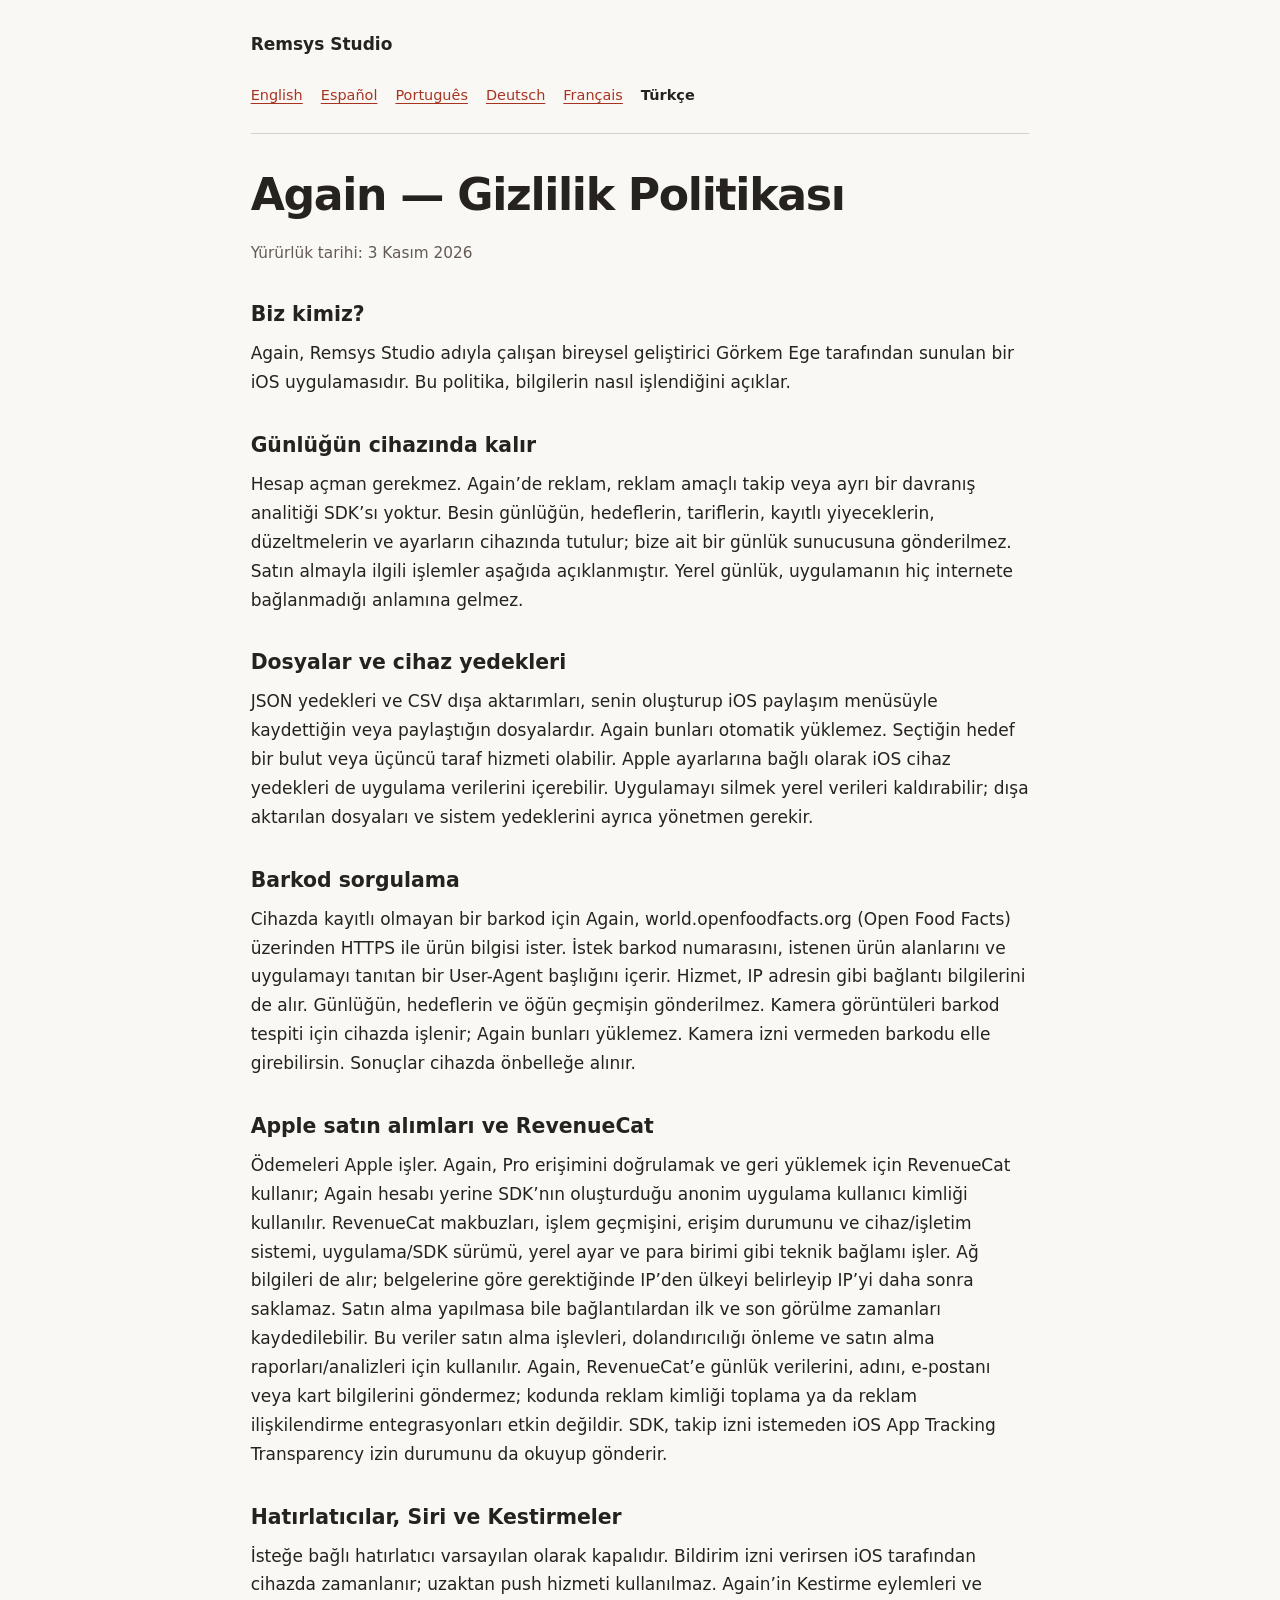
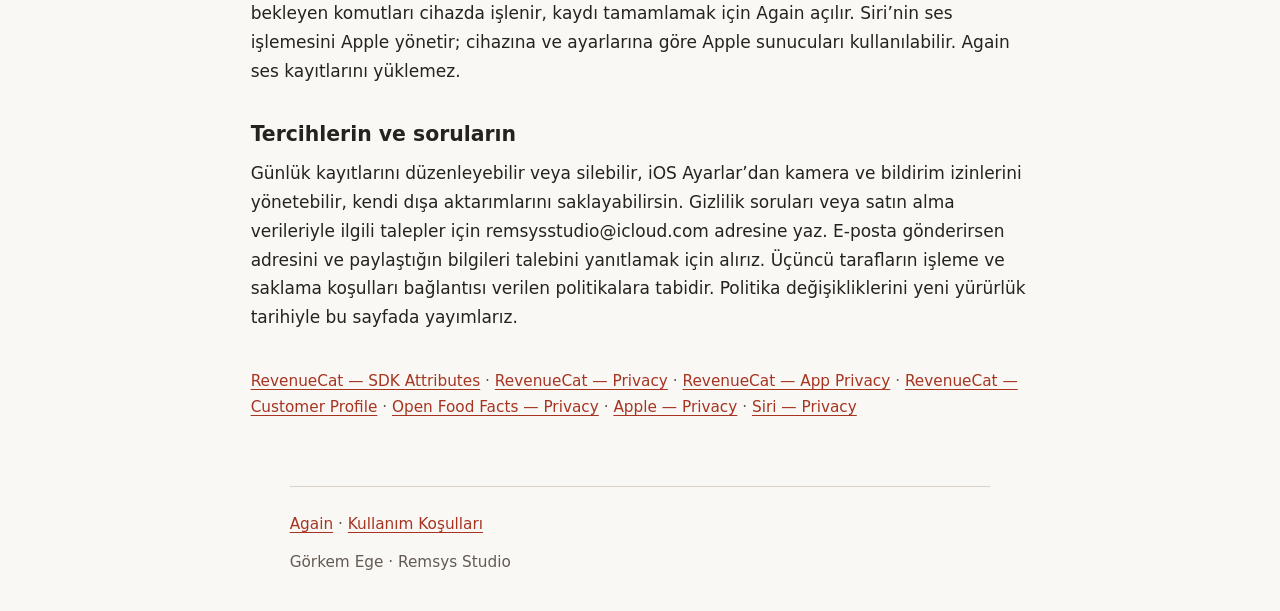
<file: again/privacy/tr/index.html>
<!doctype html>
<html lang="tr">
<head><meta charset="utf-8"><meta name="viewport" content="width=device-width, initial-scale=1"><meta name="color-scheme" content="light dark"><title>Gizlilik Politikası · Remsys Studio</title><link rel="stylesheet" href="/styles.css"></head>
<body><header><a class="brand" href="/">Remsys Studio</a><nav aria-label="Dil"><a href="/again/privacy/" lang="en" hreflang="en">English</a><a href="/again/privacy/es/" lang="es" hreflang="es">Español</a><a href="/again/privacy/pt/" lang="pt" hreflang="pt">Português</a><a href="/again/privacy/de/" lang="de" hreflang="de">Deutsch</a><a href="/again/privacy/fr/" lang="fr" hreflang="fr">Français</a><a href="/again/privacy/tr/" lang="tr" hreflang="tr" aria-current="page">Türkçe</a></nav></header><main id="main"><h1>Again — Gizlilik Politikası</h1><p class="date">Yürürlük tarihi: 3 Kasım 2026</p><section><h2>Biz kimiz?</h2><p>Again, Remsys Studio adıyla çalışan bireysel geliştirici Görkem Ege tarafından sunulan bir iOS uygulamasıdır. Bu politika, bilgilerin nasıl işlendiğini açıklar.</p></section><section><h2>Günlüğün cihazında kalır</h2><p>Hesap açman gerekmez. Again’de reklam, reklam amaçlı takip veya ayrı bir davranış analitiği SDK’sı yoktur. Besin günlüğün, hedeflerin, tariflerin, kayıtlı yiyeceklerin, düzeltmelerin ve ayarların cihazında tutulur; bize ait bir günlük sunucusuna gönderilmez. Satın almayla ilgili işlemler aşağıda açıklanmıştır. Yerel günlük, uygulamanın hiç internete bağlanmadığı anlamına gelmez.</p></section><section><h2>Dosyalar ve cihaz yedekleri</h2><p>JSON yedekleri ve CSV dışa aktarımları, senin oluşturup iOS paylaşım menüsüyle kaydettiğin veya paylaştığın dosyalardır. Again bunları otomatik yüklemez. Seçtiğin hedef bir bulut veya üçüncü taraf hizmeti olabilir. Apple ayarlarına bağlı olarak iOS cihaz yedekleri de uygulama verilerini içerebilir. Uygulamayı silmek yerel verileri kaldırabilir; dışa aktarılan dosyaları ve sistem yedeklerini ayrıca yönetmen gerekir.</p></section><section><h2>Barkod sorgulama</h2><p>Cihazda kayıtlı olmayan bir barkod için Again, world.openfoodfacts.org (Open Food Facts) üzerinden HTTPS ile ürün bilgisi ister. İstek barkod numarasını, istenen ürün alanlarını ve uygulamayı tanıtan bir User-Agent başlığını içerir. Hizmet, IP adresin gibi bağlantı bilgilerini de alır. Günlüğün, hedeflerin ve öğün geçmişin gönderilmez. Kamera görüntüleri barkod tespiti için cihazda işlenir; Again bunları yüklemez. Kamera izni vermeden barkodu elle girebilirsin. Sonuçlar cihazda önbelleğe alınır.</p></section><section><h2>Apple satın alımları ve RevenueCat</h2><p>Ödemeleri Apple işler. Again, Pro erişimini doğrulamak ve geri yüklemek için RevenueCat kullanır; Again hesabı yerine SDK’nın oluşturduğu anonim uygulama kullanıcı kimliği kullanılır. RevenueCat makbuzları, işlem geçmişini, erişim durumunu ve cihaz/işletim sistemi, uygulama/SDK sürümü, yerel ayar ve para birimi gibi teknik bağlamı işler. Ağ bilgileri de alır; belgelerine göre gerektiğinde IP’den ülkeyi belirleyip IP’yi daha sonra saklamaz. Satın alma yapılmasa bile bağlantılardan ilk ve son görülme zamanları kaydedilebilir. Bu veriler satın alma işlevleri, dolandırıcılığı önleme ve satın alma raporları/analizleri için kullanılır. Again, RevenueCat’e günlük verilerini, adını, e-postanı veya kart bilgilerini göndermez; kodunda reklam kimliği toplama ya da reklam ilişkilendirme entegrasyonları etkin değildir. SDK, takip izni istemeden iOS App Tracking Transparency izin durumunu da okuyup gönderir.</p></section><section><h2>Hatırlatıcılar, Siri ve Kestirmeler</h2><p>İsteğe bağlı hatırlatıcı varsayılan olarak kapalıdır. Bildirim izni verirsen iOS tarafından cihazda zamanlanır; uzaktan push hizmeti kullanılmaz. Again’in Kestirme eylemleri ve bekleyen komutları cihazda işlenir, kaydı tamamlamak için Again açılır. Siri’nin ses işlemesini Apple yönetir; cihazına ve ayarlarına göre Apple sunucuları kullanılabilir. Again ses kayıtlarını yüklemez.</p></section><section><h2>Tercihlerin ve soruların</h2><p>Günlük kayıtlarını düzenleyebilir veya silebilir, iOS Ayarlar’dan kamera ve bildirim izinlerini yönetebilir, kendi dışa aktarımlarını saklayabilirsin. Gizlilik soruları veya satın alma verileriyle ilgili talepler için remsysstudio@icloud.com adresine yaz. E-posta gönderirsen adresini ve paylaştığın bilgileri talebini yanıtlamak için alırız. Üçüncü tarafların işleme ve saklama koşulları bağlantısı verilen politikalara tabidir. Politika değişikliklerini yeni yürürlük tarihiyle bu sayfada yayımlarız.</p></section><p class="sources"><a href="https://www.revenuecat.com/docs/customers/customer-attributes">RevenueCat — SDK Attributes</a> · <a href="https://www.revenuecat.com/privacy-policy">RevenueCat — Privacy</a> · <a href="https://www.revenuecat.com/docs/platform-resources/apple-platform-resources/apple-app-privacy">RevenueCat — App Privacy</a> · <a href="https://www.revenuecat.com/docs/dashboard-and-metrics/customer-profile">RevenueCat — Customer Profile</a> · <a href="https://world.openfoodfacts.org/privacy">Open Food Facts — Privacy</a> · <a href="https://www.apple.com/legal/privacy/">Apple — Privacy</a> · <a href="https://www.apple.com/legal/privacy/data/en/ask-siri-dictation/">Siri — Privacy</a></p></main><footer><a href="/again/">Again</a> · <a href="/again/terms/tr/">Kullanım Koşulları</a><p>Görkem Ege · Remsys Studio</p></footer></body>
</html>
</file>
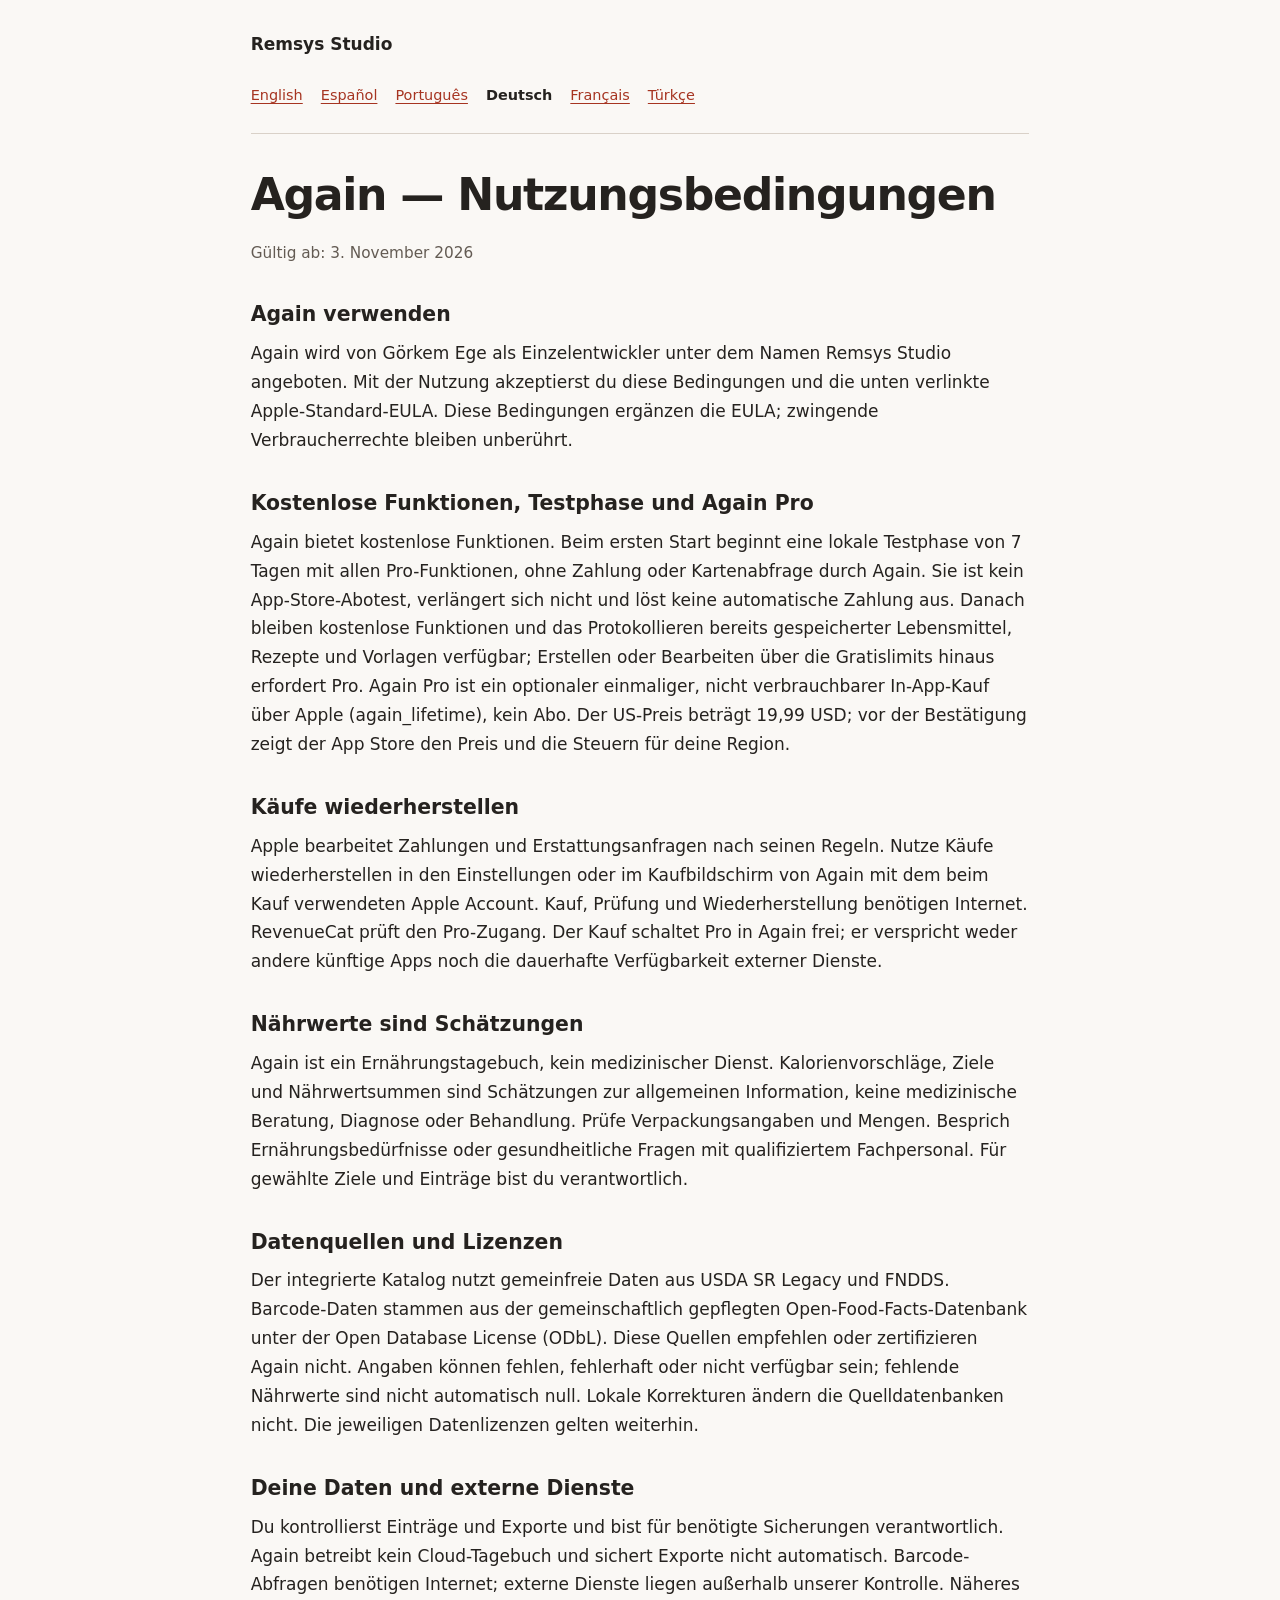
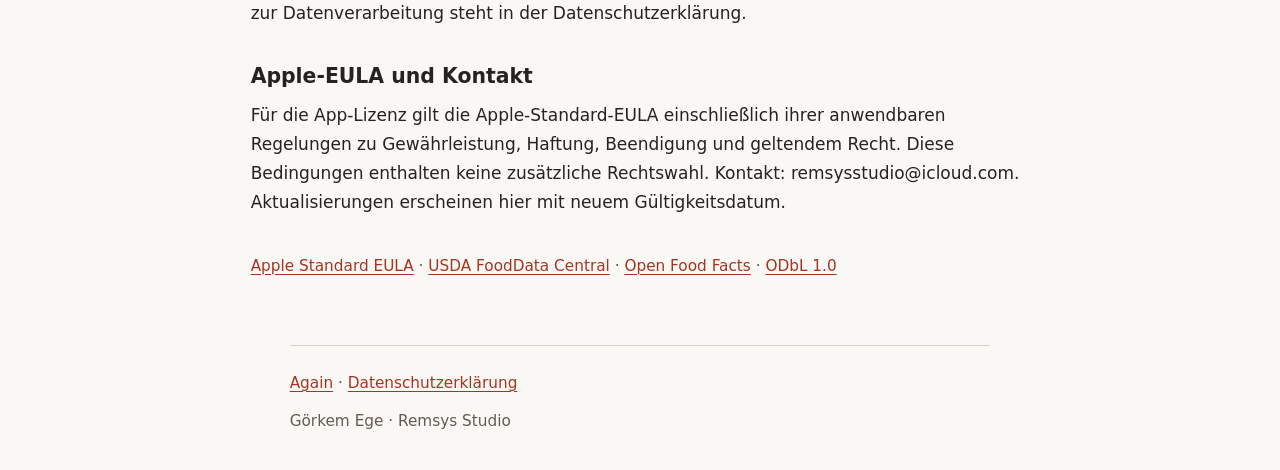
<file: again/terms/de/index.html>
<!doctype html>
<html lang="de">
<head><meta charset="utf-8"><meta name="viewport" content="width=device-width, initial-scale=1"><meta name="color-scheme" content="light dark"><title>Nutzungsbedingungen · Remsys Studio</title><link rel="stylesheet" href="/styles.css"></head>
<body><header><a class="brand" href="/">Remsys Studio</a><nav aria-label="Sprache"><a href="/again/terms/" lang="en" hreflang="en">English</a><a href="/again/terms/es/" lang="es" hreflang="es">Español</a><a href="/again/terms/pt/" lang="pt" hreflang="pt">Português</a><a href="/again/terms/de/" lang="de" hreflang="de" aria-current="page">Deutsch</a><a href="/again/terms/fr/" lang="fr" hreflang="fr">Français</a><a href="/again/terms/tr/" lang="tr" hreflang="tr">Türkçe</a></nav></header><main id="main"><h1>Again — Nutzungsbedingungen</h1><p class="date">Gültig ab: 3. November 2026</p><section><h2>Again verwenden</h2><p>Again wird von Görkem Ege als Einzelentwickler unter dem Namen Remsys Studio angeboten. Mit der Nutzung akzeptierst du diese Bedingungen und die unten verlinkte Apple-Standard-EULA. Diese Bedingungen ergänzen die EULA; zwingende Verbraucherrechte bleiben unberührt.</p></section><section><h2>Kostenlose Funktionen, Testphase und Again Pro</h2><p>Again bietet kostenlose Funktionen. Beim ersten Start beginnt eine lokale Testphase von 7 Tagen mit allen Pro-Funktionen, ohne Zahlung oder Kartenabfrage durch Again. Sie ist kein App-Store-Abotest, verlängert sich nicht und löst keine automatische Zahlung aus. Danach bleiben kostenlose Funktionen und das Protokollieren bereits gespeicherter Lebensmittel, Rezepte und Vorlagen verfügbar; Erstellen oder Bearbeiten über die Gratislimits hinaus erfordert Pro. Again Pro ist ein optionaler einmaliger, nicht verbrauchbarer In-App-Kauf über Apple (again_lifetime), kein Abo. Der US-Preis beträgt 19,99 USD; vor der Bestätigung zeigt der App Store den Preis und die Steuern für deine Region.</p></section><section><h2>Käufe wiederherstellen</h2><p>Apple bearbeitet Zahlungen und Erstattungsanfragen nach seinen Regeln. Nutze Käufe wiederherstellen in den Einstellungen oder im Kaufbildschirm von Again mit dem beim Kauf verwendeten Apple Account. Kauf, Prüfung und Wiederherstellung benötigen Internet. RevenueCat prüft den Pro-Zugang. Der Kauf schaltet Pro in Again frei; er verspricht weder andere künftige Apps noch die dauerhafte Verfügbarkeit externer Dienste.</p></section><section><h2>Nährwerte sind Schätzungen</h2><p>Again ist ein Ernährungstagebuch, kein medizinischer Dienst. Kalorienvorschläge, Ziele und Nährwertsummen sind Schätzungen zur allgemeinen Information, keine medizinische Beratung, Diagnose oder Behandlung. Prüfe Verpackungsangaben und Mengen. Besprich Ernährungsbedürfnisse oder gesundheitliche Fragen mit qualifiziertem Fachpersonal. Für gewählte Ziele und Einträge bist du verantwortlich.</p></section><section><h2>Datenquellen und Lizenzen</h2><p>Der integrierte Katalog nutzt gemeinfreie Daten aus USDA SR Legacy und FNDDS. Barcode-Daten stammen aus der gemeinschaftlich gepflegten Open-Food-Facts-Datenbank unter der Open Database License (ODbL). Diese Quellen empfehlen oder zertifizieren Again nicht. Angaben können fehlen, fehlerhaft oder nicht verfügbar sein; fehlende Nährwerte sind nicht automatisch null. Lokale Korrekturen ändern die Quelldatenbanken nicht. Die jeweiligen Datenlizenzen gelten weiterhin.</p></section><section><h2>Deine Daten und externe Dienste</h2><p>Du kontrollierst Einträge und Exporte und bist für benötigte Sicherungen verantwortlich. Again betreibt kein Cloud-Tagebuch und sichert Exporte nicht automatisch. Barcode-Abfragen benötigen Internet; externe Dienste liegen außerhalb unserer Kontrolle. Näheres zur Datenverarbeitung steht in der Datenschutzerklärung.</p></section><section><h2>Apple-EULA und Kontakt</h2><p>Für die App-Lizenz gilt die Apple-Standard-EULA einschließlich ihrer anwendbaren Regelungen zu Gewährleistung, Haftung, Beendigung und geltendem Recht. Diese Bedingungen enthalten keine zusätzliche Rechtswahl. Kontakt: remsysstudio@icloud.com. Aktualisierungen erscheinen hier mit neuem Gültigkeitsdatum.</p></section><p class="sources"><a href="https://www.apple.com/legal/internet-services/itunes/dev/stdeula/">Apple Standard EULA</a> · <a href="https://fdc.nal.usda.gov/">USDA FoodData Central</a> · <a href="https://world.openfoodfacts.org/">Open Food Facts</a> · <a href="https://opendatacommons.org/licenses/odbl/1-0/">ODbL 1.0</a></p></main><footer><a href="/again/">Again</a> · <a href="/again/privacy/de/">Datenschutzerklärung</a><p>Görkem Ege · Remsys Studio</p></footer></body>
</html>
</file>
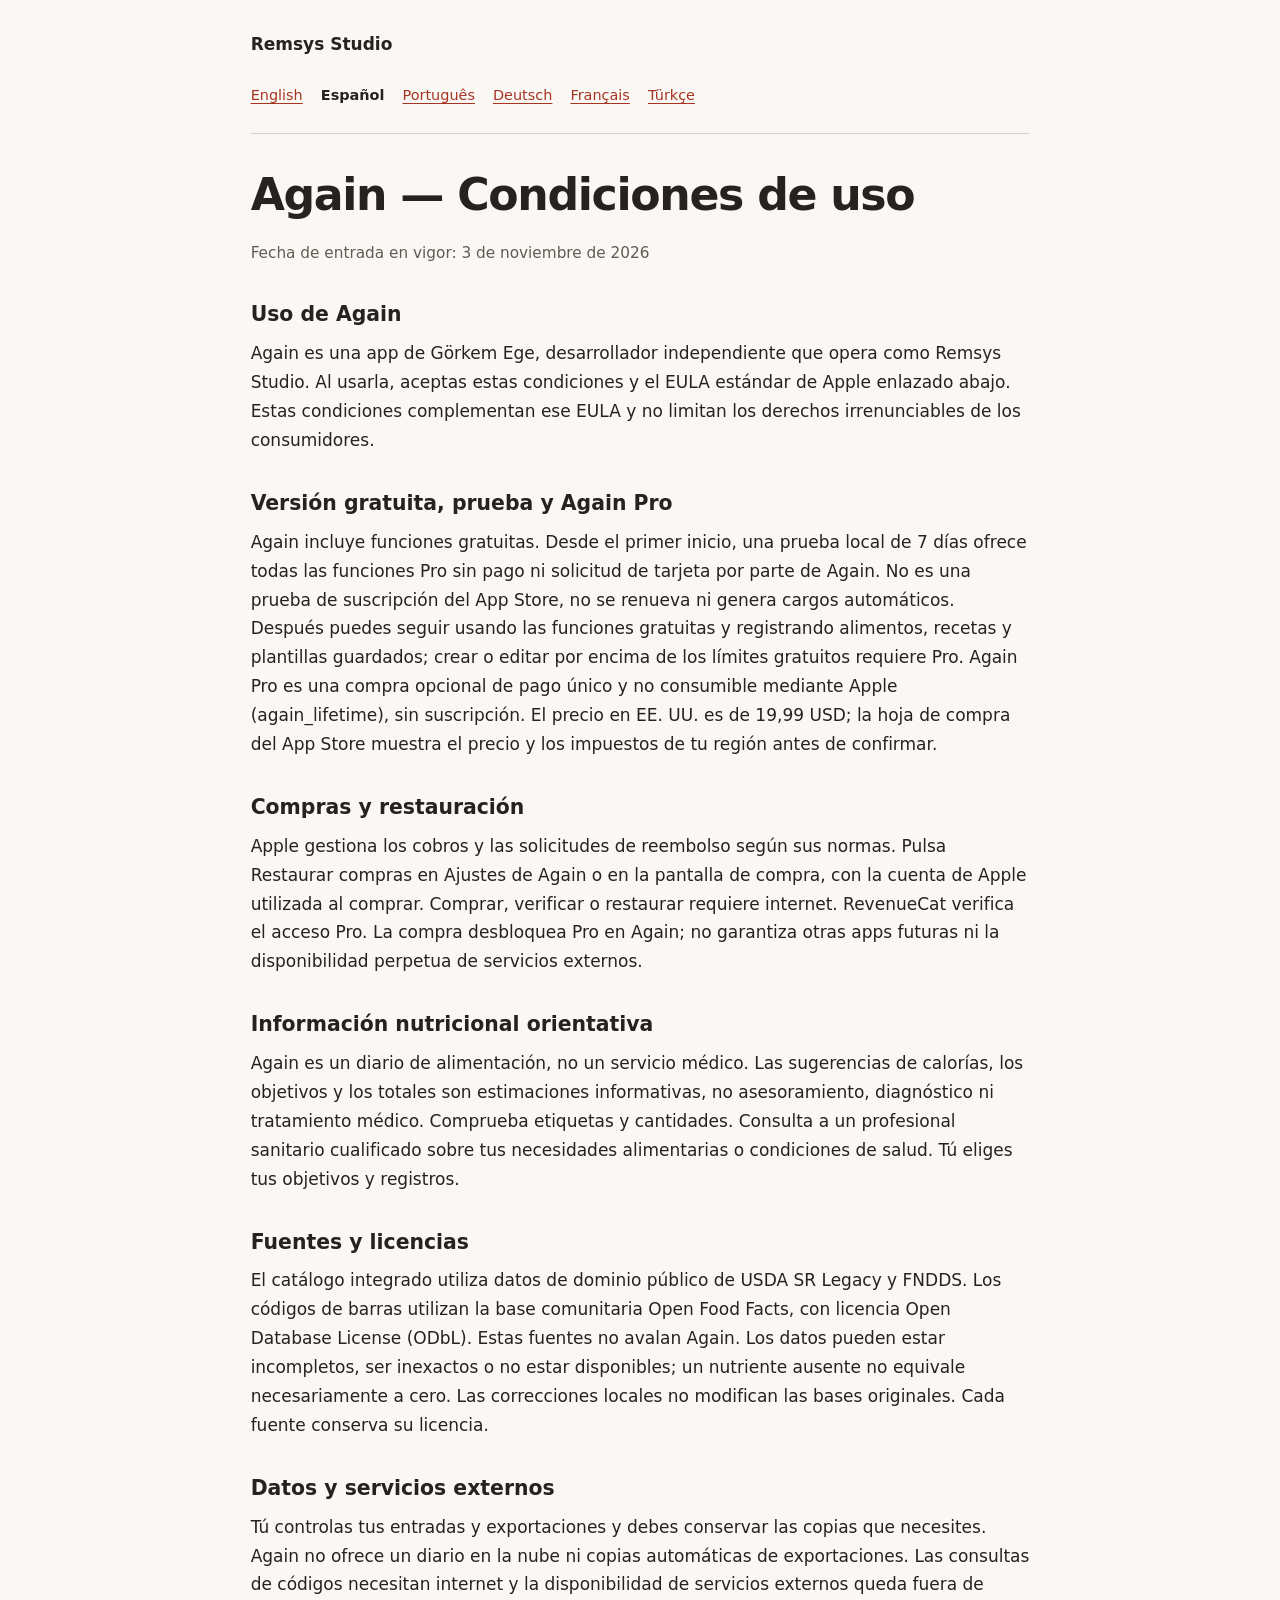
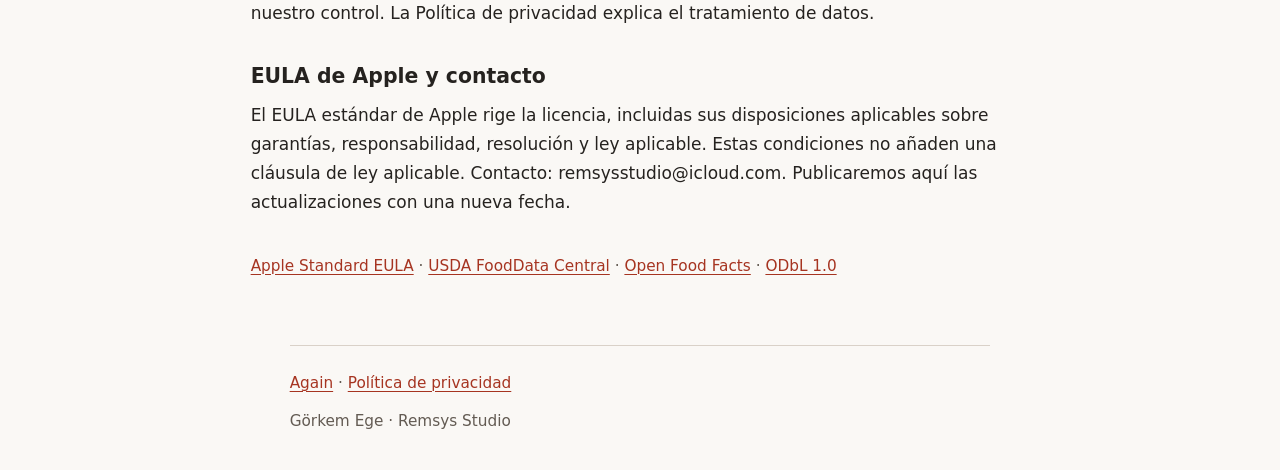
<file: again/terms/es/index.html>
<!doctype html>
<html lang="es">
<head><meta charset="utf-8"><meta name="viewport" content="width=device-width, initial-scale=1"><meta name="color-scheme" content="light dark"><title>Condiciones de uso · Remsys Studio</title><link rel="stylesheet" href="/styles.css"></head>
<body><header><a class="brand" href="/">Remsys Studio</a><nav aria-label="Idioma"><a href="/again/terms/" lang="en" hreflang="en">English</a><a href="/again/terms/es/" lang="es" hreflang="es" aria-current="page">Español</a><a href="/again/terms/pt/" lang="pt" hreflang="pt">Português</a><a href="/again/terms/de/" lang="de" hreflang="de">Deutsch</a><a href="/again/terms/fr/" lang="fr" hreflang="fr">Français</a><a href="/again/terms/tr/" lang="tr" hreflang="tr">Türkçe</a></nav></header><main id="main"><h1>Again — Condiciones de uso</h1><p class="date">Fecha de entrada en vigor: 3 de noviembre de 2026</p><section><h2>Uso de Again</h2><p>Again es una app de Görkem Ege, desarrollador independiente que opera como Remsys Studio. Al usarla, aceptas estas condiciones y el EULA estándar de Apple enlazado abajo. Estas condiciones complementan ese EULA y no limitan los derechos irrenunciables de los consumidores.</p></section><section><h2>Versión gratuita, prueba y Again Pro</h2><p>Again incluye funciones gratuitas. Desde el primer inicio, una prueba local de 7 días ofrece todas las funciones Pro sin pago ni solicitud de tarjeta por parte de Again. No es una prueba de suscripción del App Store, no se renueva ni genera cargos automáticos. Después puedes seguir usando las funciones gratuitas y registrando alimentos, recetas y plantillas guardados; crear o editar por encima de los límites gratuitos requiere Pro. Again Pro es una compra opcional de pago único y no consumible mediante Apple (again_lifetime), sin suscripción. El precio en EE. UU. es de 19,99 USD; la hoja de compra del App Store muestra el precio y los impuestos de tu región antes de confirmar.</p></section><section><h2>Compras y restauración</h2><p>Apple gestiona los cobros y las solicitudes de reembolso según sus normas. Pulsa Restaurar compras en Ajustes de Again o en la pantalla de compra, con la cuenta de Apple utilizada al comprar. Comprar, verificar o restaurar requiere internet. RevenueCat verifica el acceso Pro. La compra desbloquea Pro en Again; no garantiza otras apps futuras ni la disponibilidad perpetua de servicios externos.</p></section><section><h2>Información nutricional orientativa</h2><p>Again es un diario de alimentación, no un servicio médico. Las sugerencias de calorías, los objetivos y los totales son estimaciones informativas, no asesoramiento, diagnóstico ni tratamiento médico. Comprueba etiquetas y cantidades. Consulta a un profesional sanitario cualificado sobre tus necesidades alimentarias o condiciones de salud. Tú eliges tus objetivos y registros.</p></section><section><h2>Fuentes y licencias</h2><p>El catálogo integrado utiliza datos de dominio público de USDA SR Legacy y FNDDS. Los códigos de barras utilizan la base comunitaria Open Food Facts, con licencia Open Database License (ODbL). Estas fuentes no avalan Again. Los datos pueden estar incompletos, ser inexactos o no estar disponibles; un nutriente ausente no equivale necesariamente a cero. Las correcciones locales no modifican las bases originales. Cada fuente conserva su licencia.</p></section><section><h2>Datos y servicios externos</h2><p>Tú controlas tus entradas y exportaciones y debes conservar las copias que necesites. Again no ofrece un diario en la nube ni copias automáticas de exportaciones. Las consultas de códigos necesitan internet y la disponibilidad de servicios externos queda fuera de nuestro control. La Política de privacidad explica el tratamiento de datos.</p></section><section><h2>EULA de Apple y contacto</h2><p>El EULA estándar de Apple rige la licencia, incluidas sus disposiciones aplicables sobre garantías, responsabilidad, resolución y ley aplicable. Estas condiciones no añaden una cláusula de ley aplicable. Contacto: remsysstudio@icloud.com. Publicaremos aquí las actualizaciones con una nueva fecha.</p></section><p class="sources"><a href="https://www.apple.com/legal/internet-services/itunes/dev/stdeula/">Apple Standard EULA</a> · <a href="https://fdc.nal.usda.gov/">USDA FoodData Central</a> · <a href="https://world.openfoodfacts.org/">Open Food Facts</a> · <a href="https://opendatacommons.org/licenses/odbl/1-0/">ODbL 1.0</a></p></main><footer><a href="/again/">Again</a> · <a href="/again/privacy/es/">Política de privacidad</a><p>Görkem Ege · Remsys Studio</p></footer></body>
</html>
</file>
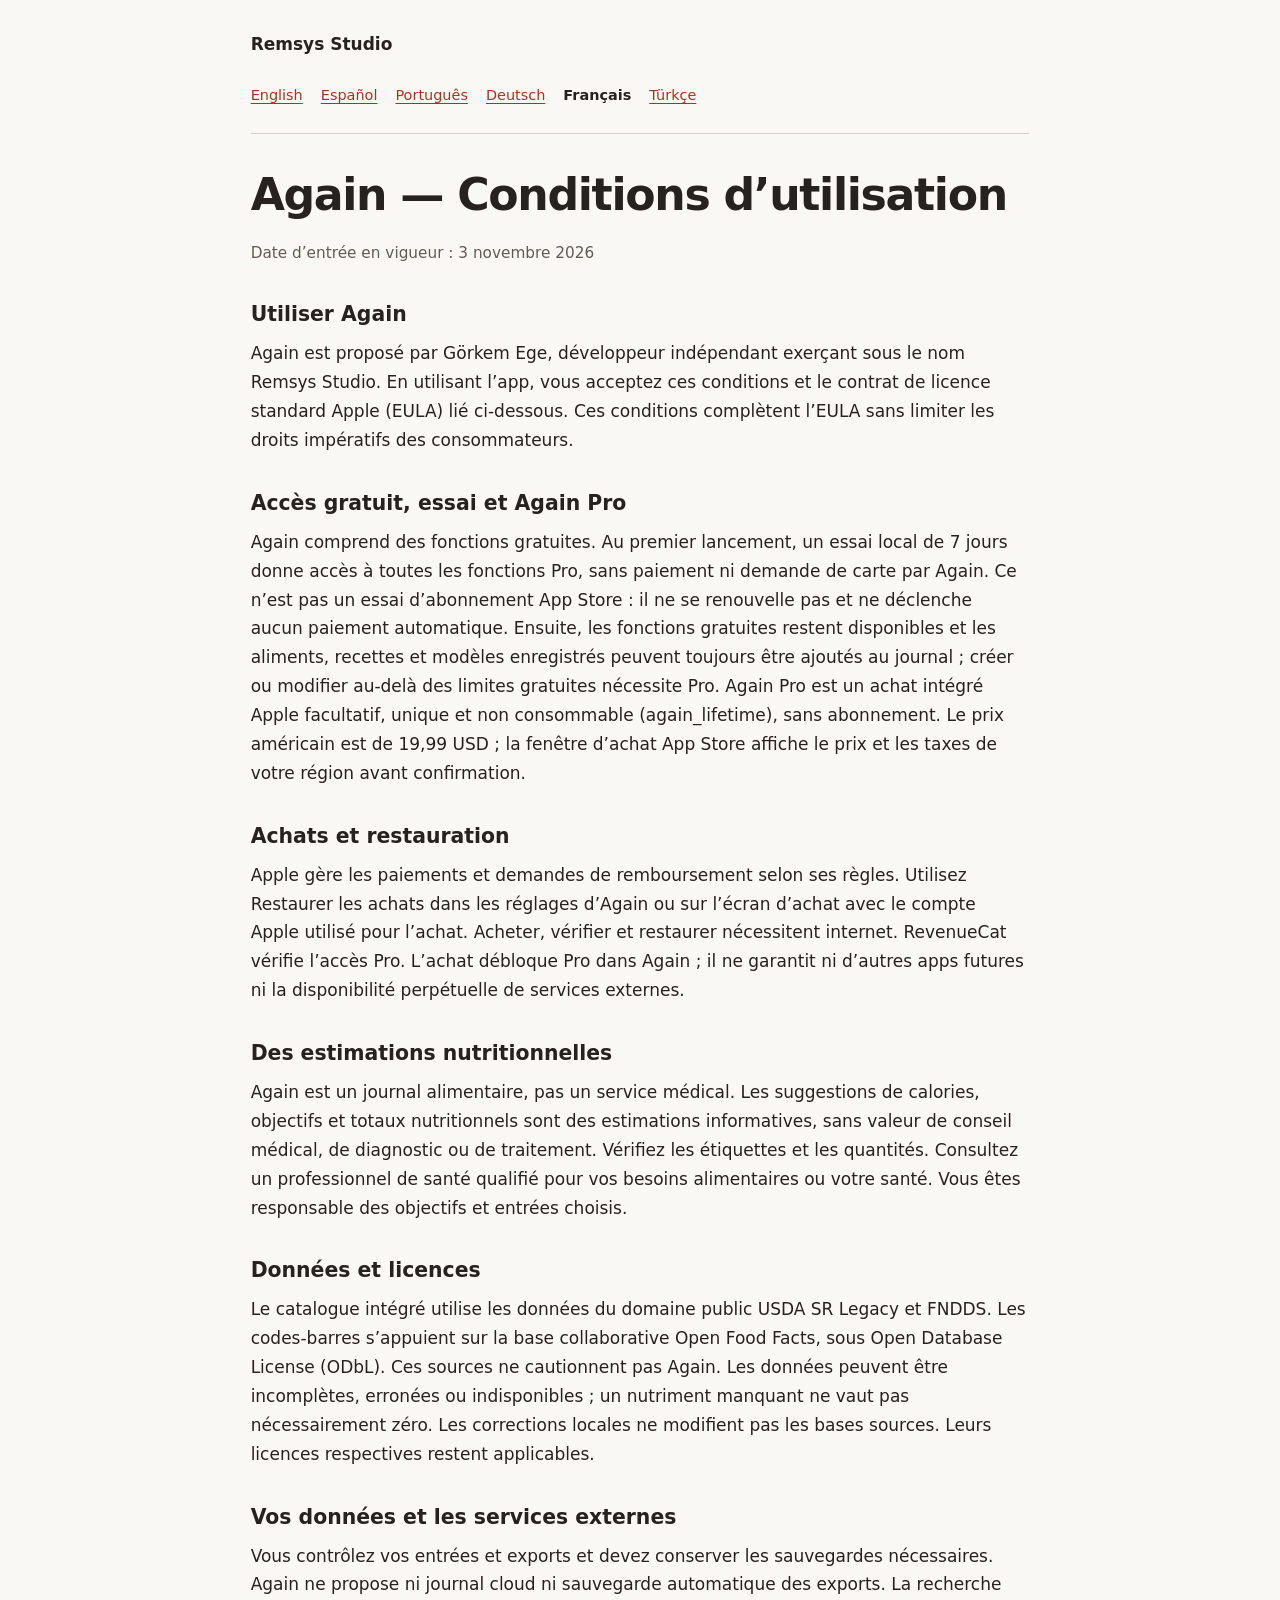
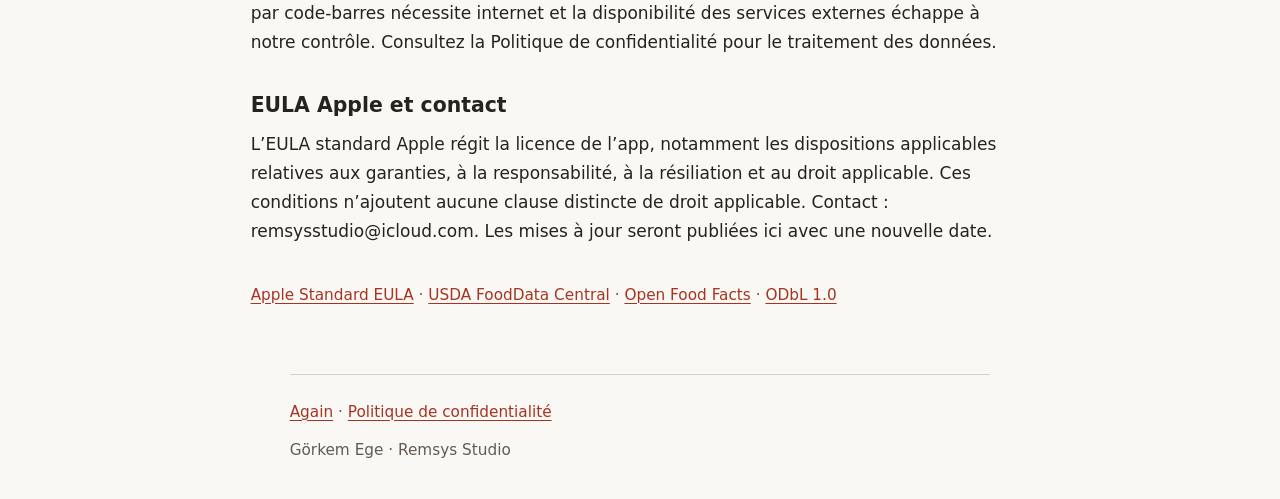
<file: again/terms/fr/index.html>
<!doctype html>
<html lang="fr">
<head><meta charset="utf-8"><meta name="viewport" content="width=device-width, initial-scale=1"><meta name="color-scheme" content="light dark"><title>Conditions d’utilisation · Remsys Studio</title><link rel="stylesheet" href="/styles.css"></head>
<body><header><a class="brand" href="/">Remsys Studio</a><nav aria-label="Langue"><a href="/again/terms/" lang="en" hreflang="en">English</a><a href="/again/terms/es/" lang="es" hreflang="es">Español</a><a href="/again/terms/pt/" lang="pt" hreflang="pt">Português</a><a href="/again/terms/de/" lang="de" hreflang="de">Deutsch</a><a href="/again/terms/fr/" lang="fr" hreflang="fr" aria-current="page">Français</a><a href="/again/terms/tr/" lang="tr" hreflang="tr">Türkçe</a></nav></header><main id="main"><h1>Again — Conditions d’utilisation</h1><p class="date">Date d’entrée en vigueur : 3 novembre 2026</p><section><h2>Utiliser Again</h2><p>Again est proposé par Görkem Ege, développeur indépendant exerçant sous le nom Remsys Studio. En utilisant l’app, vous acceptez ces conditions et le contrat de licence standard Apple (EULA) lié ci-dessous. Ces conditions complètent l’EULA sans limiter les droits impératifs des consommateurs.</p></section><section><h2>Accès gratuit, essai et Again Pro</h2><p>Again comprend des fonctions gratuites. Au premier lancement, un essai local de 7 jours donne accès à toutes les fonctions Pro, sans paiement ni demande de carte par Again. Ce n’est pas un essai d’abonnement App Store : il ne se renouvelle pas et ne déclenche aucun paiement automatique. Ensuite, les fonctions gratuites restent disponibles et les aliments, recettes et modèles enregistrés peuvent toujours être ajoutés au journal ; créer ou modifier au-delà des limites gratuites nécessite Pro. Again Pro est un achat intégré Apple facultatif, unique et non consommable (again_lifetime), sans abonnement. Le prix américain est de 19,99 USD ; la fenêtre d’achat App Store affiche le prix et les taxes de votre région avant confirmation.</p></section><section><h2>Achats et restauration</h2><p>Apple gère les paiements et demandes de remboursement selon ses règles. Utilisez Restaurer les achats dans les réglages d’Again ou sur l’écran d’achat avec le compte Apple utilisé pour l’achat. Acheter, vérifier et restaurer nécessitent internet. RevenueCat vérifie l’accès Pro. L’achat débloque Pro dans Again ; il ne garantit ni d’autres apps futures ni la disponibilité perpétuelle de services externes.</p></section><section><h2>Des estimations nutritionnelles</h2><p>Again est un journal alimentaire, pas un service médical. Les suggestions de calories, objectifs et totaux nutritionnels sont des estimations informatives, sans valeur de conseil médical, de diagnostic ou de traitement. Vérifiez les étiquettes et les quantités. Consultez un professionnel de santé qualifié pour vos besoins alimentaires ou votre santé. Vous êtes responsable des objectifs et entrées choisis.</p></section><section><h2>Données et licences</h2><p>Le catalogue intégré utilise les données du domaine public USDA SR Legacy et FNDDS. Les codes-barres s’appuient sur la base collaborative Open Food Facts, sous Open Database License (ODbL). Ces sources ne cautionnent pas Again. Les données peuvent être incomplètes, erronées ou indisponibles ; un nutriment manquant ne vaut pas nécessairement zéro. Les corrections locales ne modifient pas les bases sources. Leurs licences respectives restent applicables.</p></section><section><h2>Vos données et les services externes</h2><p>Vous contrôlez vos entrées et exports et devez conserver les sauvegardes nécessaires. Again ne propose ni journal cloud ni sauvegarde automatique des exports. La recherche par code-barres nécessite internet et la disponibilité des services externes échappe à notre contrôle. Consultez la Politique de confidentialité pour le traitement des données.</p></section><section><h2>EULA Apple et contact</h2><p>L’EULA standard Apple régit la licence de l’app, notamment les dispositions applicables relatives aux garanties, à la responsabilité, à la résiliation et au droit applicable. Ces conditions n’ajoutent aucune clause distincte de droit applicable. Contact : remsysstudio@icloud.com. Les mises à jour seront publiées ici avec une nouvelle date.</p></section><p class="sources"><a href="https://www.apple.com/legal/internet-services/itunes/dev/stdeula/">Apple Standard EULA</a> · <a href="https://fdc.nal.usda.gov/">USDA FoodData Central</a> · <a href="https://world.openfoodfacts.org/">Open Food Facts</a> · <a href="https://opendatacommons.org/licenses/odbl/1-0/">ODbL 1.0</a></p></main><footer><a href="/again/">Again</a> · <a href="/again/privacy/fr/">Politique de confidentialité</a><p>Görkem Ege · Remsys Studio</p></footer></body>
</html>
</file>
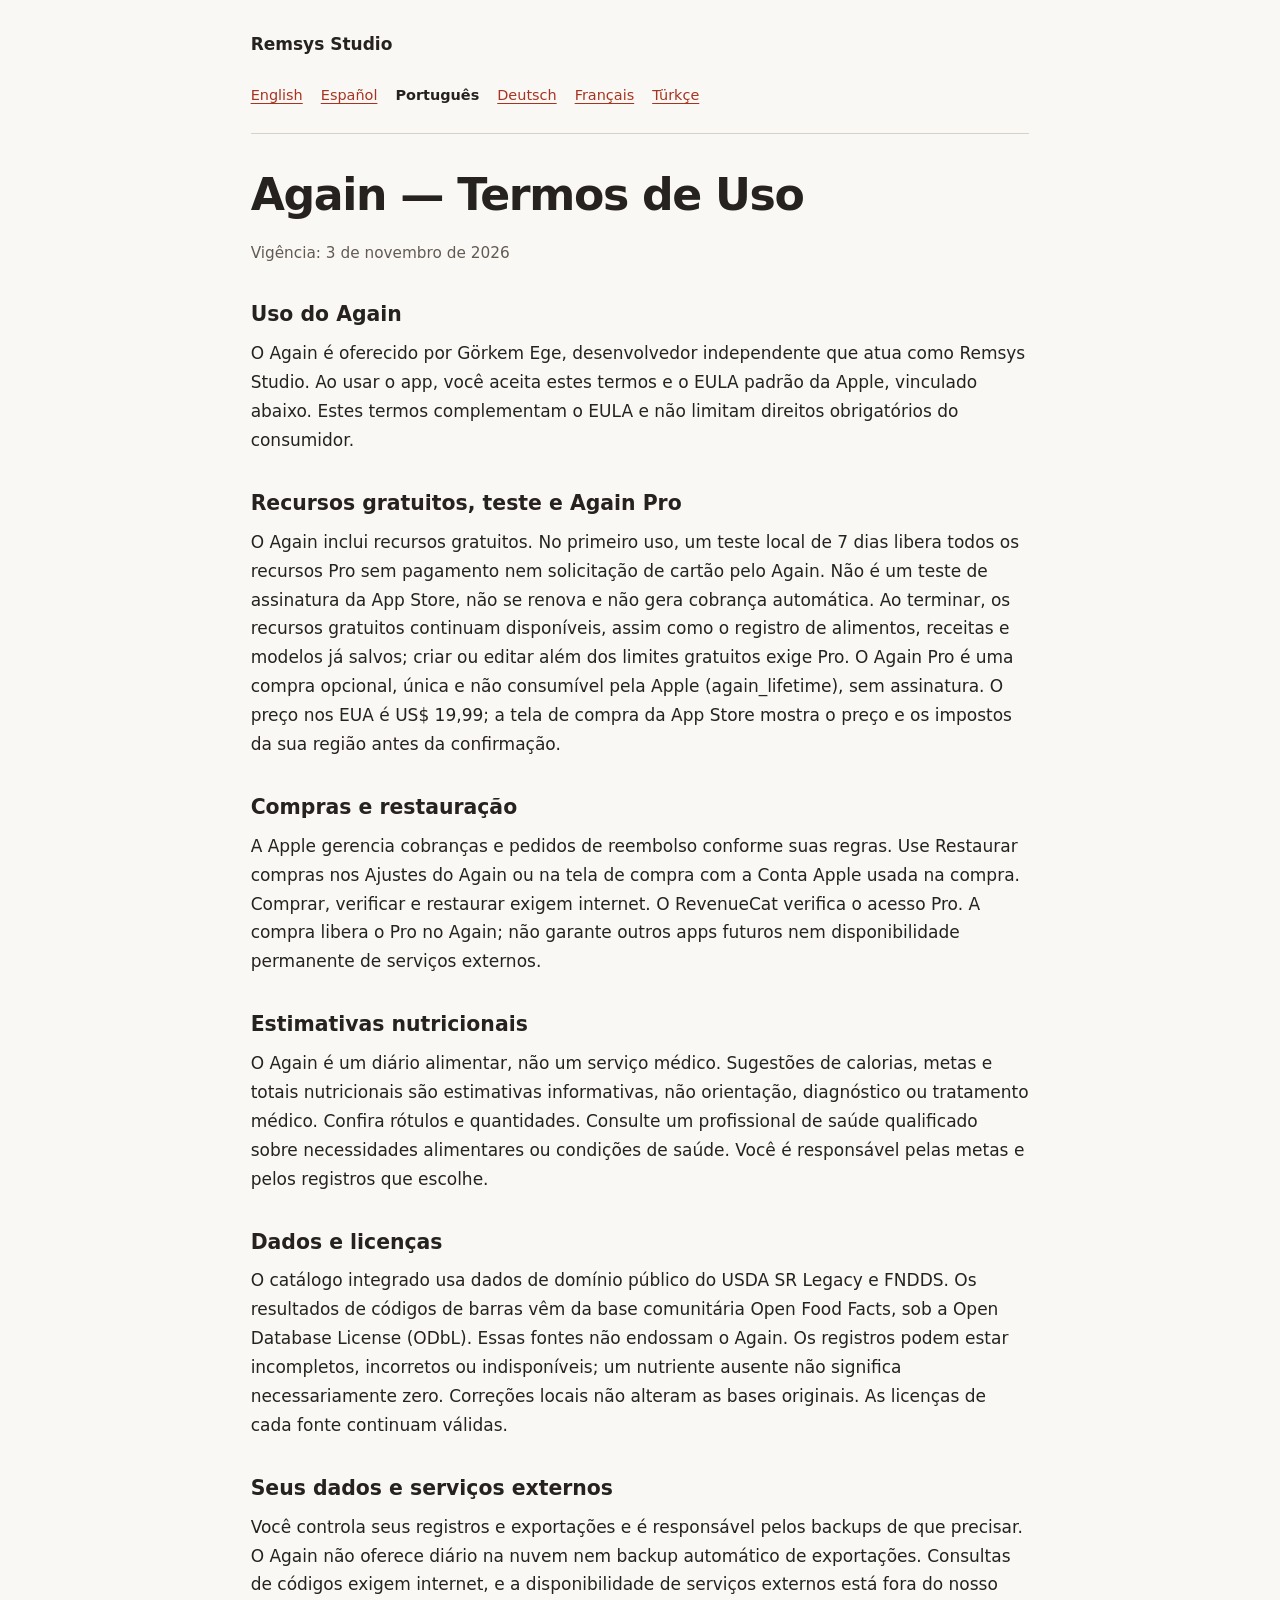
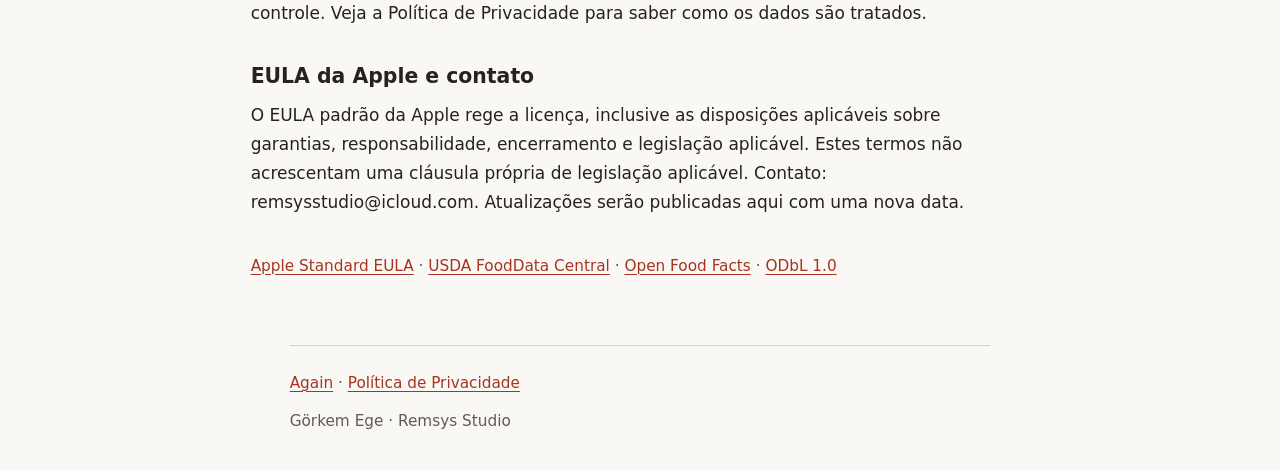
<file: again/terms/pt/index.html>
<!doctype html>
<html lang="pt-BR">
<head><meta charset="utf-8"><meta name="viewport" content="width=device-width, initial-scale=1"><meta name="color-scheme" content="light dark"><title>Termos de Uso · Remsys Studio</title><link rel="stylesheet" href="/styles.css"></head>
<body><header><a class="brand" href="/">Remsys Studio</a><nav aria-label="Idioma"><a href="/again/terms/" lang="en" hreflang="en">English</a><a href="/again/terms/es/" lang="es" hreflang="es">Español</a><a href="/again/terms/pt/" lang="pt" hreflang="pt" aria-current="page">Português</a><a href="/again/terms/de/" lang="de" hreflang="de">Deutsch</a><a href="/again/terms/fr/" lang="fr" hreflang="fr">Français</a><a href="/again/terms/tr/" lang="tr" hreflang="tr">Türkçe</a></nav></header><main id="main"><h1>Again — Termos de Uso</h1><p class="date">Vigência: 3 de novembro de 2026</p><section><h2>Uso do Again</h2><p>O Again é oferecido por Görkem Ege, desenvolvedor independente que atua como Remsys Studio. Ao usar o app, você aceita estes termos e o EULA padrão da Apple, vinculado abaixo. Estes termos complementam o EULA e não limitam direitos obrigatórios do consumidor.</p></section><section><h2>Recursos gratuitos, teste e Again Pro</h2><p>O Again inclui recursos gratuitos. No primeiro uso, um teste local de 7 dias libera todos os recursos Pro sem pagamento nem solicitação de cartão pelo Again. Não é um teste de assinatura da App Store, não se renova e não gera cobrança automática. Ao terminar, os recursos gratuitos continuam disponíveis, assim como o registro de alimentos, receitas e modelos já salvos; criar ou editar além dos limites gratuitos exige Pro. O Again Pro é uma compra opcional, única e não consumível pela Apple (again_lifetime), sem assinatura. O preço nos EUA é US$ 19,99; a tela de compra da App Store mostra o preço e os impostos da sua região antes da confirmação.</p></section><section><h2>Compras e restauração</h2><p>A Apple gerencia cobranças e pedidos de reembolso conforme suas regras. Use Restaurar compras nos Ajustes do Again ou na tela de compra com a Conta Apple usada na compra. Comprar, verificar e restaurar exigem internet. O RevenueCat verifica o acesso Pro. A compra libera o Pro no Again; não garante outros apps futuros nem disponibilidade permanente de serviços externos.</p></section><section><h2>Estimativas nutricionais</h2><p>O Again é um diário alimentar, não um serviço médico. Sugestões de calorias, metas e totais nutricionais são estimativas informativas, não orientação, diagnóstico ou tratamento médico. Confira rótulos e quantidades. Consulte um profissional de saúde qualificado sobre necessidades alimentares ou condições de saúde. Você é responsável pelas metas e pelos registros que escolhe.</p></section><section><h2>Dados e licenças</h2><p>O catálogo integrado usa dados de domínio público do USDA SR Legacy e FNDDS. Os resultados de códigos de barras vêm da base comunitária Open Food Facts, sob a Open Database License (ODbL). Essas fontes não endossam o Again. Os registros podem estar incompletos, incorretos ou indisponíveis; um nutriente ausente não significa necessariamente zero. Correções locais não alteram as bases originais. As licenças de cada fonte continuam válidas.</p></section><section><h2>Seus dados e serviços externos</h2><p>Você controla seus registros e exportações e é responsável pelos backups de que precisar. O Again não oferece diário na nuvem nem backup automático de exportações. Consultas de códigos exigem internet, e a disponibilidade de serviços externos está fora do nosso controle. Veja a Política de Privacidade para saber como os dados são tratados.</p></section><section><h2>EULA da Apple e contato</h2><p>O EULA padrão da Apple rege a licença, inclusive as disposições aplicáveis sobre garantias, responsabilidade, encerramento e legislação aplicável. Estes termos não acrescentam uma cláusula própria de legislação aplicável. Contato: remsysstudio@icloud.com. Atualizações serão publicadas aqui com uma nova data.</p></section><p class="sources"><a href="https://www.apple.com/legal/internet-services/itunes/dev/stdeula/">Apple Standard EULA</a> · <a href="https://fdc.nal.usda.gov/">USDA FoodData Central</a> · <a href="https://world.openfoodfacts.org/">Open Food Facts</a> · <a href="https://opendatacommons.org/licenses/odbl/1-0/">ODbL 1.0</a></p></main><footer><a href="/again/">Again</a> · <a href="/again/privacy/pt/">Política de Privacidade</a><p>Görkem Ege · Remsys Studio</p></footer></body>
</html>
</file>
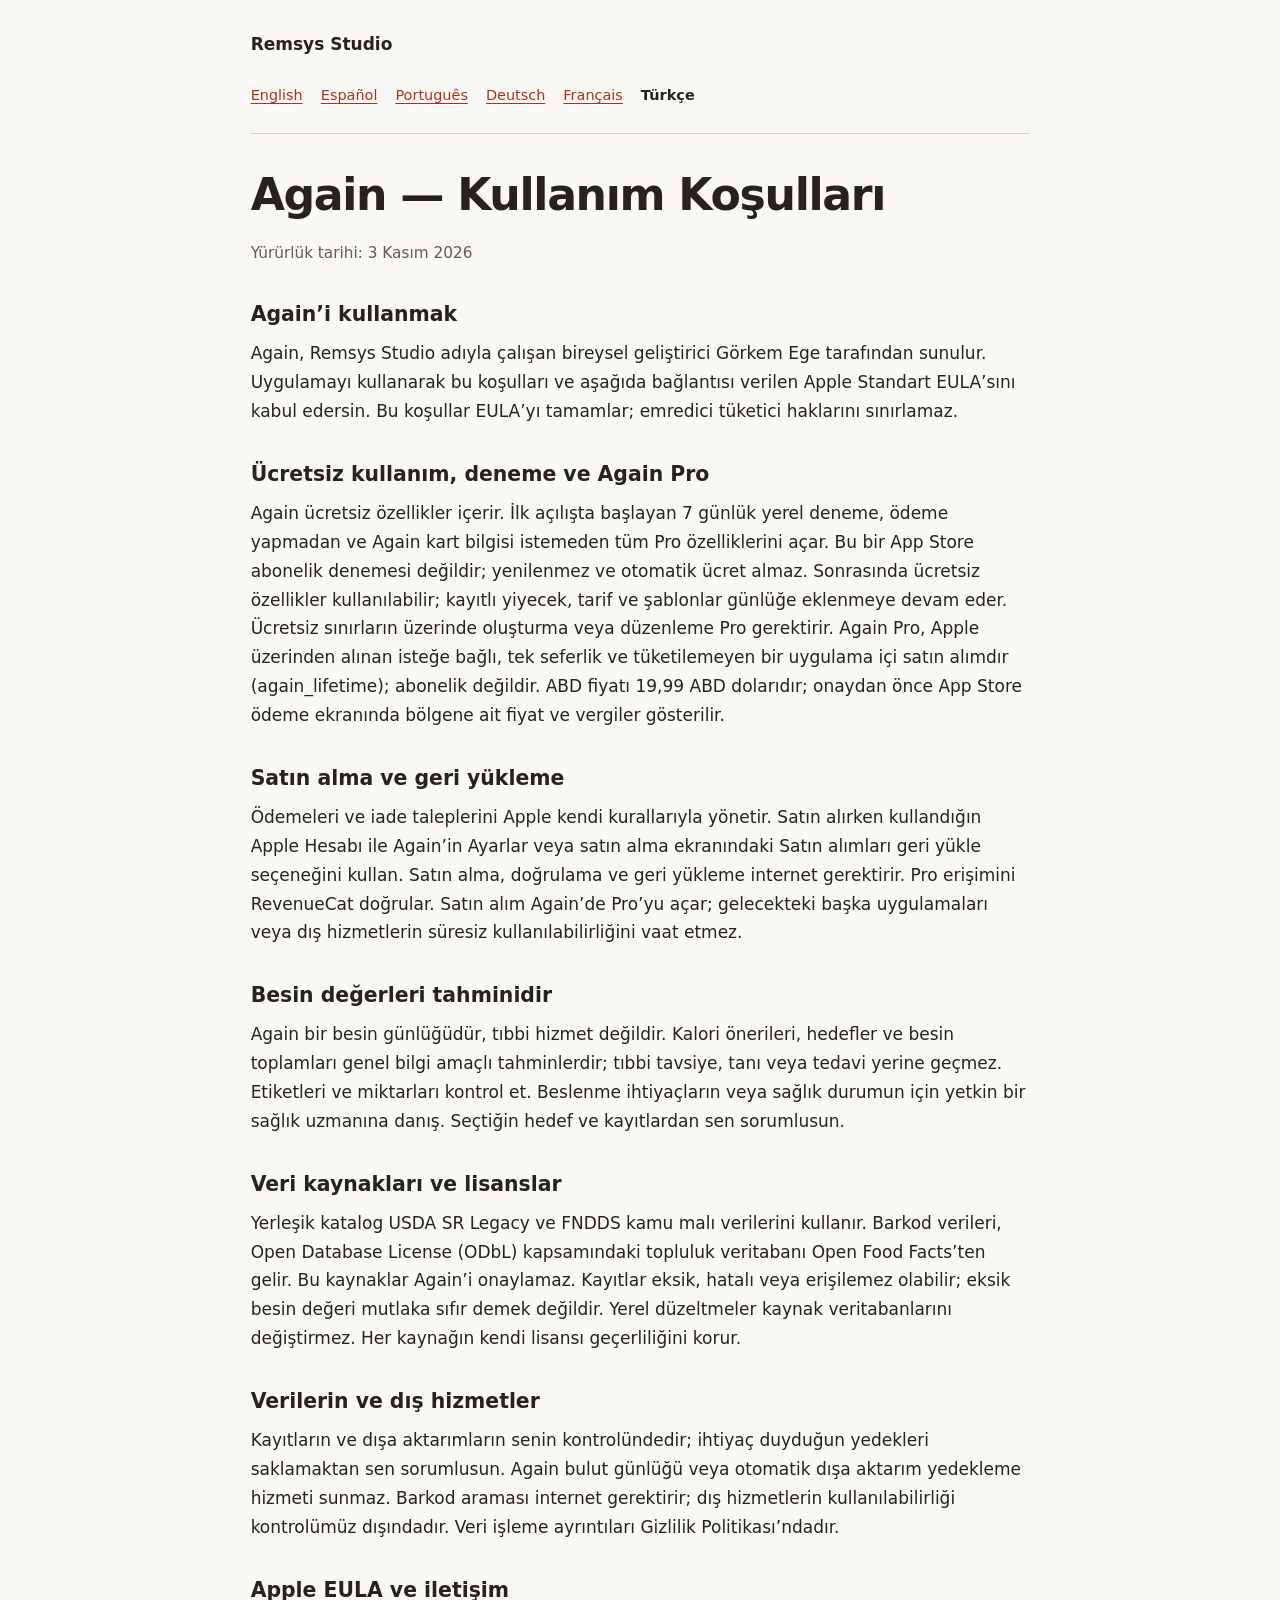
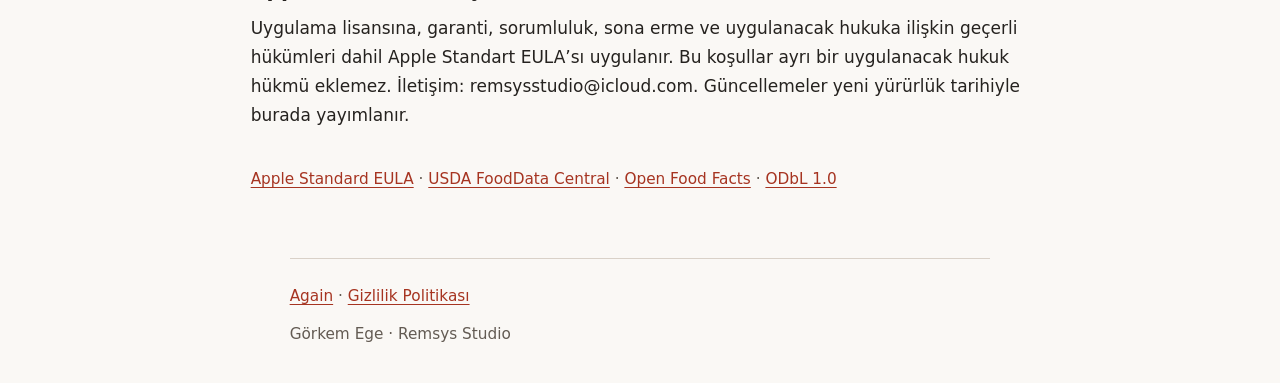
<file: again/terms/tr/index.html>
<!doctype html>
<html lang="tr">
<head><meta charset="utf-8"><meta name="viewport" content="width=device-width, initial-scale=1"><meta name="color-scheme" content="light dark"><title>Kullanım Koşulları · Remsys Studio</title><link rel="stylesheet" href="/styles.css"></head>
<body><header><a class="brand" href="/">Remsys Studio</a><nav aria-label="Dil"><a href="/again/terms/" lang="en" hreflang="en">English</a><a href="/again/terms/es/" lang="es" hreflang="es">Español</a><a href="/again/terms/pt/" lang="pt" hreflang="pt">Português</a><a href="/again/terms/de/" lang="de" hreflang="de">Deutsch</a><a href="/again/terms/fr/" lang="fr" hreflang="fr">Français</a><a href="/again/terms/tr/" lang="tr" hreflang="tr" aria-current="page">Türkçe</a></nav></header><main id="main"><h1>Again — Kullanım Koşulları</h1><p class="date">Yürürlük tarihi: 3 Kasım 2026</p><section><h2>Again’i kullanmak</h2><p>Again, Remsys Studio adıyla çalışan bireysel geliştirici Görkem Ege tarafından sunulur. Uygulamayı kullanarak bu koşulları ve aşağıda bağlantısı verilen Apple Standart EULA’sını kabul edersin. Bu koşullar EULA’yı tamamlar; emredici tüketici haklarını sınırlamaz.</p></section><section><h2>Ücretsiz kullanım, deneme ve Again Pro</h2><p>Again ücretsiz özellikler içerir. İlk açılışta başlayan 7 günlük yerel deneme, ödeme yapmadan ve Again kart bilgisi istemeden tüm Pro özelliklerini açar. Bu bir App Store abonelik denemesi değildir; yenilenmez ve otomatik ücret almaz. Sonrasında ücretsiz özellikler kullanılabilir; kayıtlı yiyecek, tarif ve şablonlar günlüğe eklenmeye devam eder. Ücretsiz sınırların üzerinde oluşturma veya düzenleme Pro gerektirir. Again Pro, Apple üzerinden alınan isteğe bağlı, tek seferlik ve tüketilemeyen bir uygulama içi satın alımdır (again_lifetime); abonelik değildir. ABD fiyatı 19,99 ABD dolarıdır; onaydan önce App Store ödeme ekranında bölgene ait fiyat ve vergiler gösterilir.</p></section><section><h2>Satın alma ve geri yükleme</h2><p>Ödemeleri ve iade taleplerini Apple kendi kurallarıyla yönetir. Satın alırken kullandığın Apple Hesabı ile Again’in Ayarlar veya satın alma ekranındaki Satın alımları geri yükle seçeneğini kullan. Satın alma, doğrulama ve geri yükleme internet gerektirir. Pro erişimini RevenueCat doğrular. Satın alım Again’de Pro’yu açar; gelecekteki başka uygulamaları veya dış hizmetlerin süresiz kullanılabilirliğini vaat etmez.</p></section><section><h2>Besin değerleri tahminidir</h2><p>Again bir besin günlüğüdür, tıbbi hizmet değildir. Kalori önerileri, hedefler ve besin toplamları genel bilgi amaçlı tahminlerdir; tıbbi tavsiye, tanı veya tedavi yerine geçmez. Etiketleri ve miktarları kontrol et. Beslenme ihtiyaçların veya sağlık durumun için yetkin bir sağlık uzmanına danış. Seçtiğin hedef ve kayıtlardan sen sorumlusun.</p></section><section><h2>Veri kaynakları ve lisanslar</h2><p>Yerleşik katalog USDA SR Legacy ve FNDDS kamu malı verilerini kullanır. Barkod verileri, Open Database License (ODbL) kapsamındaki topluluk veritabanı Open Food Facts’ten gelir. Bu kaynaklar Again’i onaylamaz. Kayıtlar eksik, hatalı veya erişilemez olabilir; eksik besin değeri mutlaka sıfır demek değildir. Yerel düzeltmeler kaynak veritabanlarını değiştirmez. Her kaynağın kendi lisansı geçerliliğini korur.</p></section><section><h2>Verilerin ve dış hizmetler</h2><p>Kayıtların ve dışa aktarımların senin kontrolündedir; ihtiyaç duyduğun yedekleri saklamaktan sen sorumlusun. Again bulut günlüğü veya otomatik dışa aktarım yedekleme hizmeti sunmaz. Barkod araması internet gerektirir; dış hizmetlerin kullanılabilirliği kontrolümüz dışındadır. Veri işleme ayrıntıları Gizlilik Politikası’ndadır.</p></section><section><h2>Apple EULA ve iletişim</h2><p>Uygulama lisansına, garanti, sorumluluk, sona erme ve uygulanacak hukuka ilişkin geçerli hükümleri dahil Apple Standart EULA’sı uygulanır. Bu koşullar ayrı bir uygulanacak hukuk hükmü eklemez. İletişim: remsysstudio@icloud.com. Güncellemeler yeni yürürlük tarihiyle burada yayımlanır.</p></section><p class="sources"><a href="https://www.apple.com/legal/internet-services/itunes/dev/stdeula/">Apple Standard EULA</a> · <a href="https://fdc.nal.usda.gov/">USDA FoodData Central</a> · <a href="https://world.openfoodfacts.org/">Open Food Facts</a> · <a href="https://opendatacommons.org/licenses/odbl/1-0/">ODbL 1.0</a></p></main><footer><a href="/again/">Again</a> · <a href="/again/privacy/tr/">Gizlilik Politikası</a><p>Görkem Ege · Remsys Studio</p></footer></body>
</html>
</file>
<file: styles.css>
/* System fonts only. All assets are served locally. */
:root{color-scheme:light dark;--bg:#faf8f5;--ink:#25221f;--muted:#635b53;--line:#d9d1c8;--accent:#a63421;--focus:#9b321e}
@media(prefers-color-scheme:dark){:root{--bg:#1d1b19;--ink:#f5efe8;--muted:#beb3a7;--line:#50473f;--accent:#ffac91;--focus:#ffac91}}
*{box-sizing:border-box}html{background:var(--bg);color:var(--ink);font-family:ui-sans-serif,system-ui,-apple-system,BlinkMacSystemFont,"Segoe UI",sans-serif;font-size:17px;line-height:1.7;scrollbar-color:var(--muted) var(--bg)}
body{margin:0}header,main,footer{width:min(100% - 40px,72ch);margin-inline:auto}header{padding-block:30px 22px;border-bottom:1px solid var(--line)}.brand{color:var(--ink);font-weight:700;text-decoration:none}nav{display:flex;flex-wrap:wrap;gap:8px 18px;margin-top:20px;font-size:.85rem}a{color:var(--accent);text-underline-offset:.2em;text-decoration-thickness:1px}a:hover{text-decoration-thickness:2px}a:focus-visible{outline:2px solid var(--focus);outline-offset:5px;border-radius:2px}nav a{padding-block:4px}nav a[aria-current]{color:var(--ink);font-weight:700;text-decoration:none}main{padding-block:34px 48px}h1,h2{line-height:1.22;text-wrap:balance}h1{font-size:clamp(1.8rem,5vw,2.6rem);letter-spacing:-.03em;margin:0 0 18px}h2{font-size:1.2rem;margin:0 0 12px}section{margin-top:36px}p{margin:0 0 18px;overflow-wrap:anywhere}.date,.sources,footer{color:var(--muted);font-size:.9rem}.sources{margin-top:36px}footer{border-top:1px solid var(--line);padding-block:24px 36px}footer p{margin:12px 0 0}.intro{font-size:1.3rem;line-height:1.5;max-width:32ch}.app-link{display:inline-block;margin-block:12px;font-size:1.2rem;font-weight:650}::selection{background:var(--accent);color:var(--bg)}@media(max-width:400px){header,main,footer{width:calc(100% - 32px)}}
</file>
